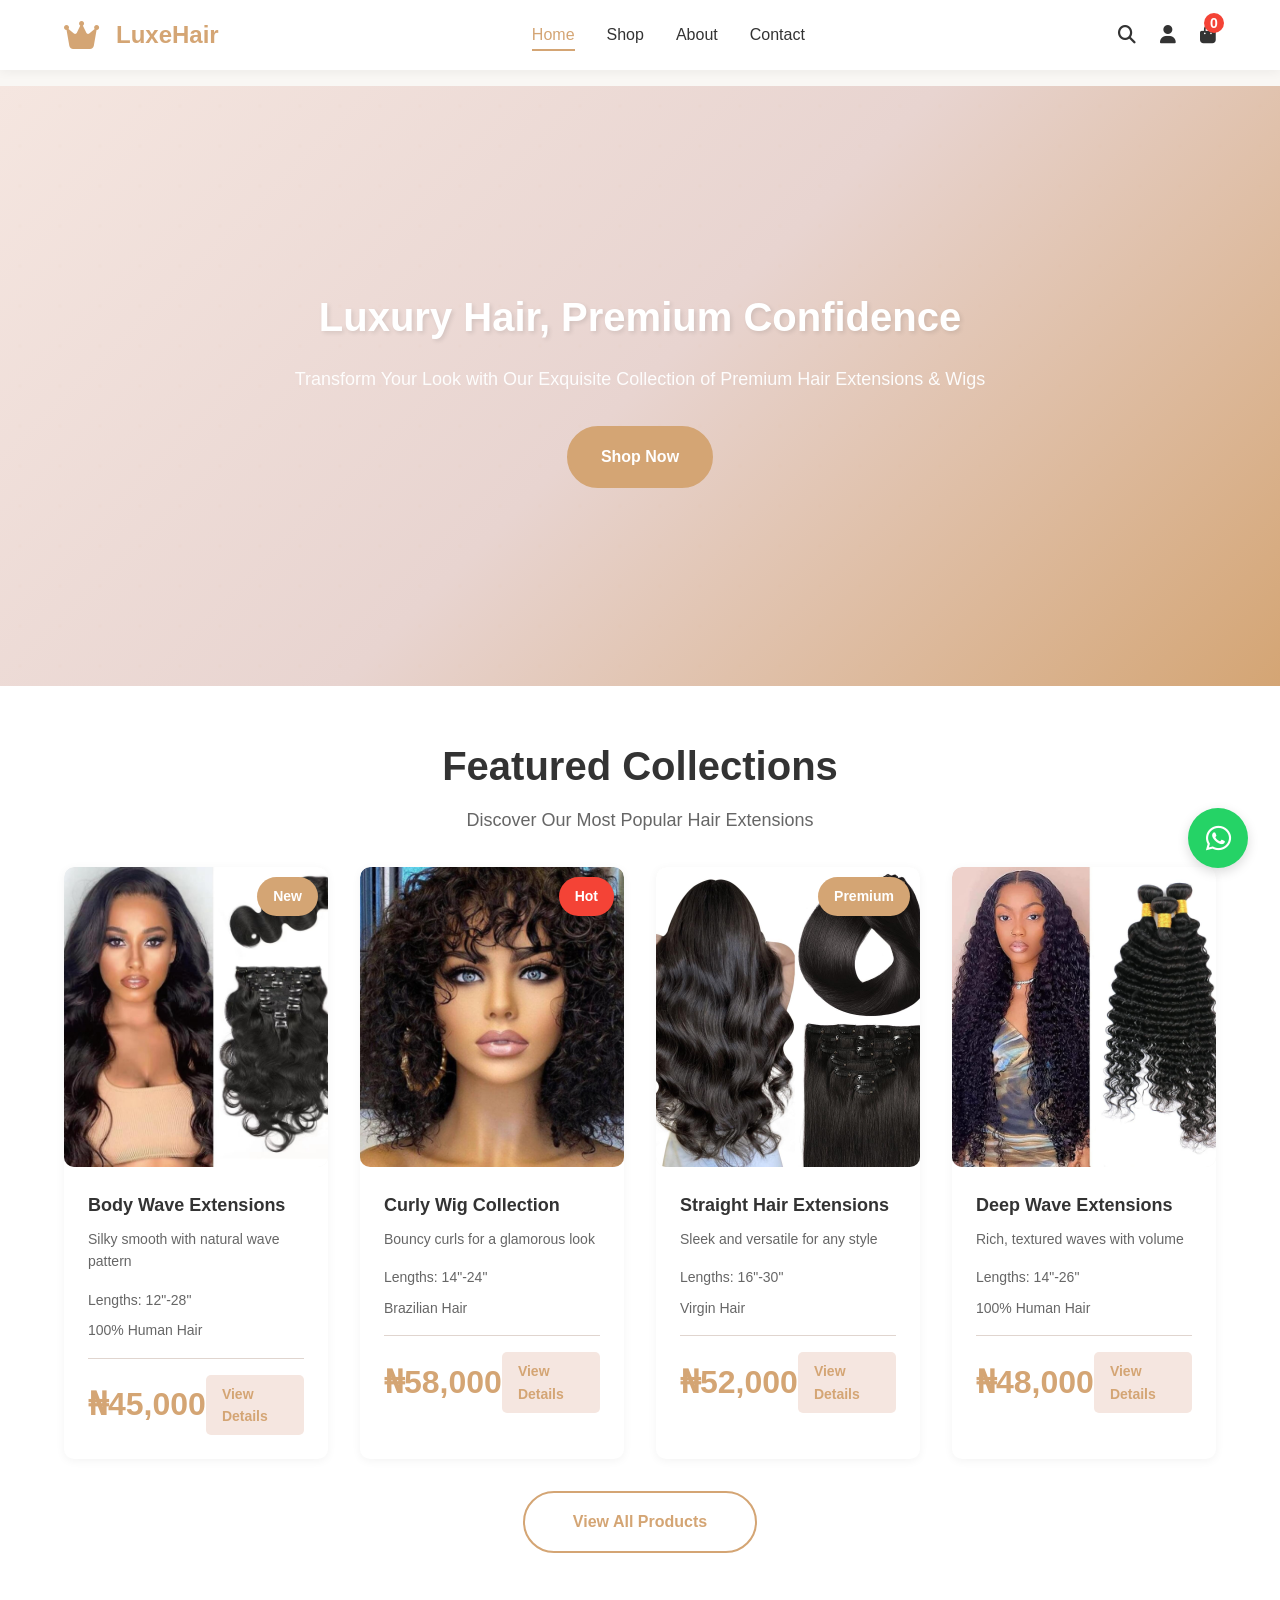
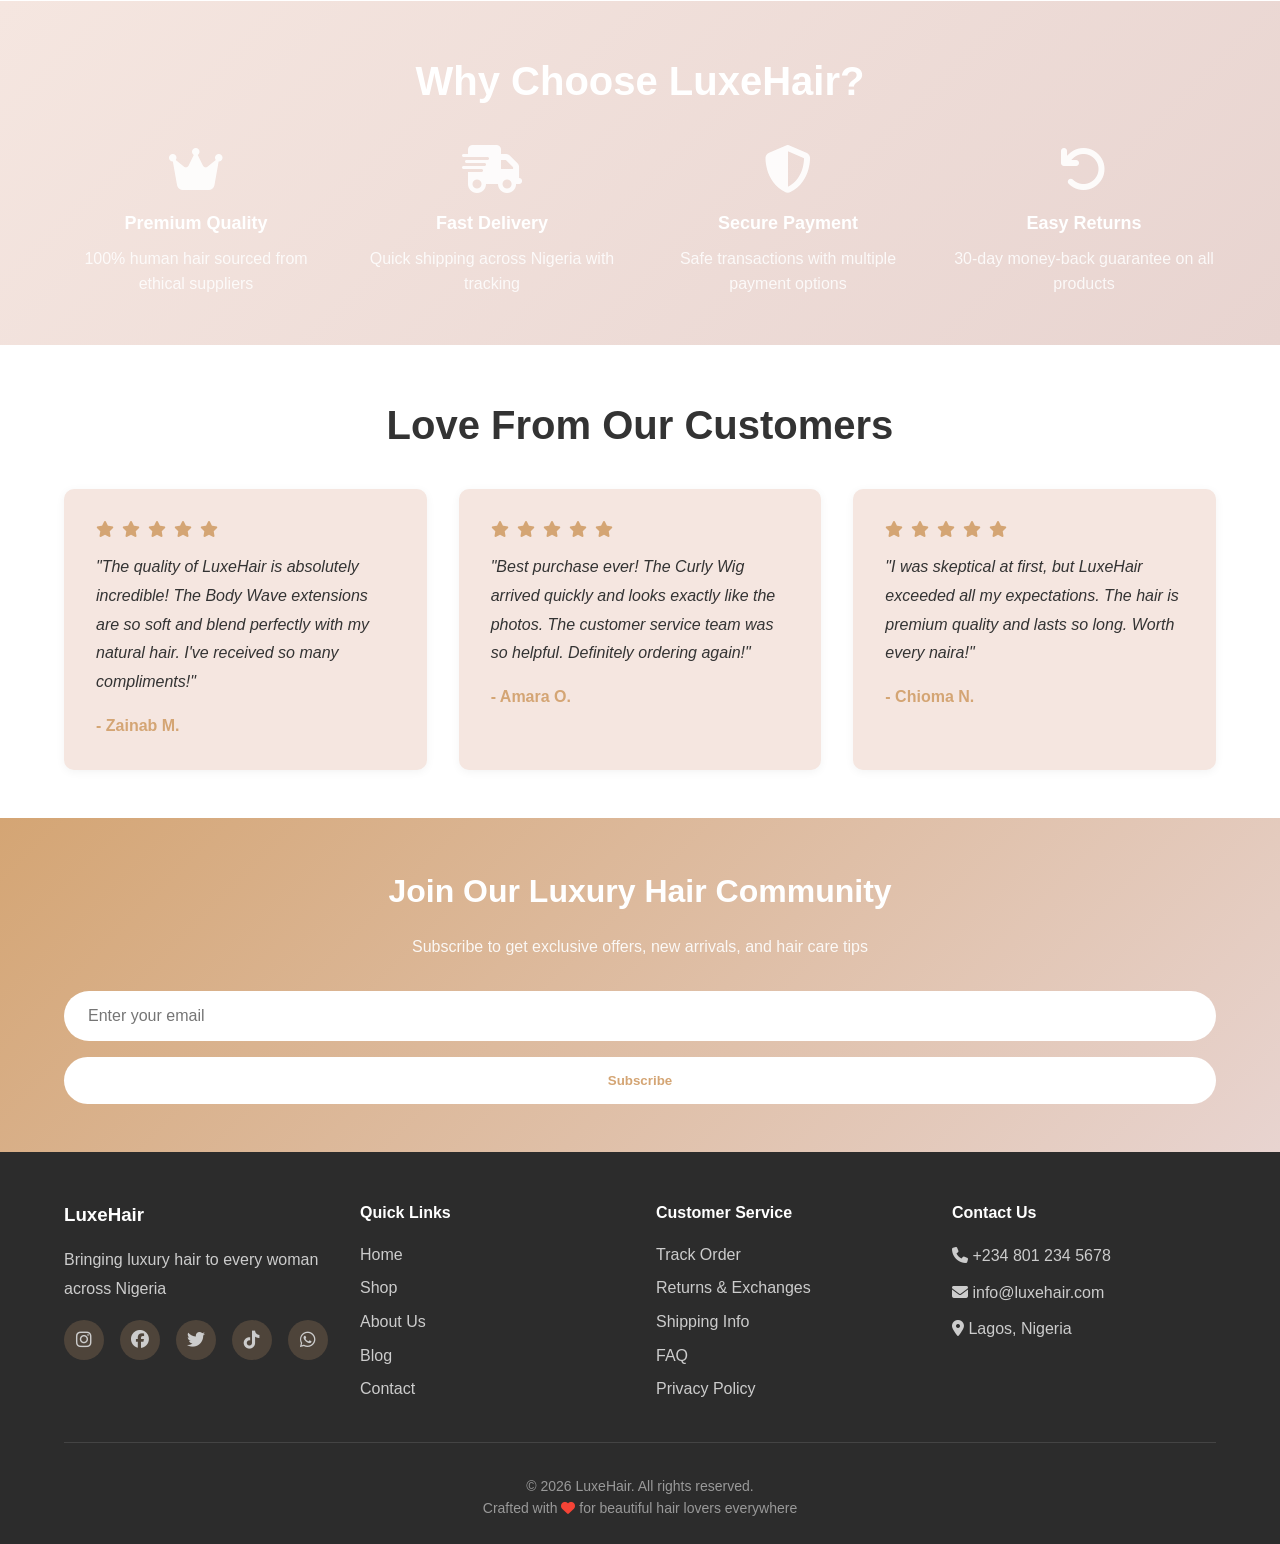
<file: index.html>
<!DOCTYPE html>
<html lang="en">
<head>
    <meta charset="UTF-8">
    <meta name="viewport" content="width=device-width, initial-scale=1.0">
    <title>LuxeHair - Luxury Hair, Premium Confidence</title>
    <link rel="stylesheet" href="css/style.css">
    <link rel="stylesheet" href="https://cdnjs.cloudflare.com/ajax/libs/font-awesome/6.4.0/css/all.min.css">
</head>
<body>
    <!-- Navigation Bar -->
    <nav class="navbar">
        <div class="nav-container">
            <div class="logo">
                <i class="fas fa-crown"></i>
                <span>LuxeHair</span>
            </div>
            <ul class="nav-menu">
                <li><a href="index.html" class="nav-link active">Home</a></li>
                <li><a href="shop.html" class="nav-link">Shop</a></li>
                <li><a href="#about" class="nav-link">About</a></li>
                <li><a href="#contact" class="nav-link">Contact</a></li>
            </ul>
            <div class="nav-icons">
                <a href="shop.html" class="icon-link" title="Search">
                    <i class="fas fa-search"></i>
                </a>
                <a href="register.html" class="icon-link" title="Account">
                    <i class="fas fa-user"></i>
                </a>
                <a href="cart.html" class="icon-link cart-icon" title="Shopping Cart">
                    <i class="fas fa-shopping-bag"></i>
                    <span class="cart-count">0</span>
                </a>
                <div class="hamburger" id="hamburger">
                    <span></span>
                    <span></span>
                    <span></span>
                </div>
            </div>
        </div>
    </nav>

    <!-- Mobile Menu -->
    <div class="mobile-menu" id="mobileMenu">
        <ul>
            <li><a href="index.html">Home</a></li>
            <li><a href="shop.html">Shop</a></li>
            <li><a href="#about">About</a></li>
            <li><a href="#contact">Contact</a></li>
            <li><a href="register.html">Account</a></li>
            <li><a href="cart.html">Cart</a></li>
        </ul>
    </div>

    <!-- Hero Banner -->
    <section class="hero">
        <div class="hero-content">
            <h1>Luxury Hair, Premium Confidence</h1>
            <p>Transform Your Look with Our Exquisite Collection of Premium Hair Extensions & Wigs</p>
            <a href="shop.html" class="cta-button">Shop Now</a>
        </div>
        <div class="hero-background">
            <div class="gradient-overlay"></div>
        </div>
    </section>

    <!-- Featured Products Section -->
    <section class="featured-section">
        <div class="container">
            <h2>Featured Collections</h2>
            <p class="section-subtitle">Discover Our Most Popular Hair Extensions</p>
            
            <div class="products-grid">
                <div class="product-card">
                    <div class="product-image">
                        <img src="img/Body Wave Extensions.jpg" alt="Body Wave Extensions" loading="lazy">
                        <span class="badge">New</span>
                    </div>
                    <div class="product-info">
                        <h3>Body Wave Extensions</h3>
                        <p>Silky smooth with natural wave pattern</p>
                        <div class="product-specs">
                            <span>Lengths: 12"-28"</span>
                            <span>100% Human Hair</span>
                        </div>
                        <div class="product-footer">
                            <span class="price">₦45,000</span>
                            <a href="product-detail.html?id=1" class="view-btn">View Details</a>
                        </div>
                    </div>
                </div>

                <div class="product-card">
                    <div class="product-image">
                        <img src="img/Curly Wig Collection.jpg" alt="Curly Wig Collection" loading="lazy">
                        <span class="badge hot">Hot</span>
                    </div>
                    <div class="product-info">
                        <h3>Curly Wig Collection</h3>
                        <p>Bouncy curls for a glamorous look</p>
                        <div class="product-specs">
                            <span>Lengths: 14"-24"</span>
                            <span>Brazilian Hair</span>
                        </div>
                        <div class="product-footer">
                            <span class="price">₦58,000</span>
                            <a href="product-detail.html?id=2" class="view-btn">View Details</a>
                        </div>
                    </div>
                </div>

                <div class="product-card">
                    <div class="product-image">
                        <img src="img/Straight Hair Extensions.jpg" alt="Straight Hair Extensions" loading="lazy">
                        <span class="badge">Premium</span>
                    </div>
                    <div class="product-info">
                        <h3>Straight Hair Extensions</h3>
                        <p>Sleek and versatile for any style</p>
                        <div class="product-specs">
                            <span>Lengths: 16"-30"</span>
                            <span>Virgin Hair</span>
                        </div>
                        <div class="product-footer">
                            <span class="price">₦52,000</span>
                            <a href="product-detail.html?id=3" class="view-btn">View Details</a>
                        </div>
                    </div>
                </div>

                <div class="product-card">
                    <div class="product-image">
                        <img src="img/Deep Wave Extensions.jpg" alt="Deep Wave Extensions" loading="lazy">
                    </div>
                    <div class="product-info">
                        <h3>Deep Wave Extensions</h3>
                        <p>Rich, textured waves with volume</p>
                        <div class="product-specs">
                            <span>Lengths: 14"-26"</span>
                            <span>100% Human Hair</span>
                        </div>
                        <div class="product-footer">
                            <span class="price">₦48,000</span>
                            <a href="product-detail.html?id=4" class="view-btn">View Details</a>
                        </div>
                    </div>
                </div>
            </div>

            <div class="view-all">
                <a href="shop.html" class="view-all-btn">View All Products</a>
            </div>
        </div>
    </section>

    <!-- Why Choose Us Section -->
    <section class="why-choose-us">
        <div class="container">
            <h2>Why Choose LuxeHair?</h2>
            <div class="features-grid">
                <div class="feature">
                    <i class="fas fa-crown"></i>
                    <h3>Premium Quality</h3>
                    <p>100% human hair sourced from ethical suppliers</p>
                </div>
                <div class="feature">
                    <i class="fas fa-shipping-fast"></i>
                    <h3>Fast Delivery</h3>
                    <p>Quick shipping across Nigeria with tracking</p>
                </div>
                <div class="feature">
                    <i class="fas fa-shield-alt"></i>
                    <h3>Secure Payment</h3>
                    <p>Safe transactions with multiple payment options</p>
                </div>
                <div class="feature">
                    <i class="fas fa-undo"></i>
                    <h3>Easy Returns</h3>
                    <p>30-day money-back guarantee on all products</p>
                </div>
            </div>
        </div>
    </section>

    <!-- Testimonials Section -->
    <section class="testimonials">
        <div class="container">
            <h2>Love From Our Customers</h2>
            <div class="testimonials-grid">
                <div class="testimonial-card">
                    <div class="stars">
                        <i class="fas fa-star"></i>
                        <i class="fas fa-star"></i>
                        <i class="fas fa-star"></i>
                        <i class="fas fa-star"></i>
                        <i class="fas fa-star"></i>
                    </div>
                    <p class="testimonial-text">"The quality of LuxeHair is absolutely incredible! The Body Wave extensions are so soft and blend perfectly with my natural hair. I've received so many compliments!"</p>
                    <p class="testimonial-author">- Zainab M.</p>
                </div>

                <div class="testimonial-card">
                    <div class="stars">
                        <i class="fas fa-star"></i>
                        <i class="fas fa-star"></i>
                        <i class="fas fa-star"></i>
                        <i class="fas fa-star"></i>
                        <i class="fas fa-star"></i>
                    </div>
                    <p class="testimonial-text">"Best purchase ever! The Curly Wig arrived quickly and looks exactly like the photos. The customer service team was so helpful. Definitely ordering again!"</p>
                    <p class="testimonial-author">- Amara O.</p>
                </div>

                <div class="testimonial-card">
                    <div class="stars">
                        <i class="fas fa-star"></i>
                        <i class="fas fa-star"></i>
                        <i class="fas fa-star"></i>
                        <i class="fas fa-star"></i>
                        <i class="fas fa-star"></i>
                    </div>
                    <p class="testimonial-text">"I was skeptical at first, but LuxeHair exceeded all my expectations. The hair is premium quality and lasts so long. Worth every naira!"</p>
                    <p class="testimonial-author">- Chioma N.</p>
                </div>
            </div>
        </div>
    </section>

    <!-- Newsletter Section -->
    <section class="newsletter">
        <div class="container">
            <h2>Join Our Luxury Hair Community</h2>
            <p>Subscribe to get exclusive offers, new arrivals, and hair care tips</p>
            <form class="newsletter-form" id="newsletterForm">
                <input type="email" placeholder="Enter your email" required>
                <button type="submit" class="newsletter-btn">Subscribe</button>
            </form>
        </div>
    </section>

    <!-- Footer -->
    <footer class="footer" id="contact">
        <div class="container">
            <div class="footer-content">
                <div class="footer-section">
                    <h3>LuxeHair</h3>
                    <p>Bringing luxury hair to every woman across Nigeria</p>
                    <div class="social-links">
                        <a href="https://instagram.com" target="_blank" title="Instagram"><i class="fab fa-instagram"></i></a>
                        <a href="https://facebook.com" target="_blank" title="Facebook"><i class="fab fa-facebook"></i></a>
                        <a href="https://twitter.com" target="_blank" title="Twitter"><i class="fab fa-twitter"></i></a>
                        <a href="https://tiktok.com" target="_blank" title="TikTok"><i class="fab fa-tiktok"></i></a>
                        <a href="https://wa.me/2348012345678" target="_blank" title="WhatsApp"><i class="fab fa-whatsapp"></i></a>
                    </div>
                </div>

                <div class="footer-section">
                    <h4>Quick Links</h4>
                    <ul>
                        <li><a href="index.html">Home</a></li>
                        <li><a href="shop.html">Shop</a></li>
                        <li><a href="#">About Us</a></li>
                        <li><a href="#">Blog</a></li>
                        <li><a href="#">Contact</a></li>
                    </ul>
                </div>

                <div class="footer-section">
                    <h4>Customer Service</h4>
                    <ul>
                        <li><a href="#">Track Order</a></li>
                        <li><a href="#">Returns & Exchanges</a></li>
                        <li><a href="#">Shipping Info</a></li>
                        <li><a href="#">FAQ</a></li>
                        <li><a href="#">Privacy Policy</a></li>
                    </ul>
                </div>

                <div class="footer-section">
                    <h4>Contact Us</h4>
                    <p><i class="fas fa-phone"></i> +234 801 234 5678</p>
                    <p><i class="fas fa-envelope"></i> info@luxehair.com</p>
                    <p><i class="fas fa-map-marker-alt"></i> Lagos, Nigeria</p>
                </div>
            </div>

            <div class="footer-bottom">
                <p>&copy; 2026 LuxeHair. All rights reserved.</p>
                <p>Crafted with <i class="fas fa-heart"></i> for beautiful hair lovers everywhere</p>
            </div>
        </div>
    </footer>

    <!-- WhatsApp Chat Button -->
    <a href="https://wa.me/2348012345678?text=Hello%20LuxeHair!%20I%20need%20help" class="whatsapp-button" target="_blank" title="Chat on WhatsApp">
        <i class="fab fa-whatsapp"></i>
    </a>

    <!-- Scripts -->
    <script src="js/main.js"></script>
</body>
</html>
</file>
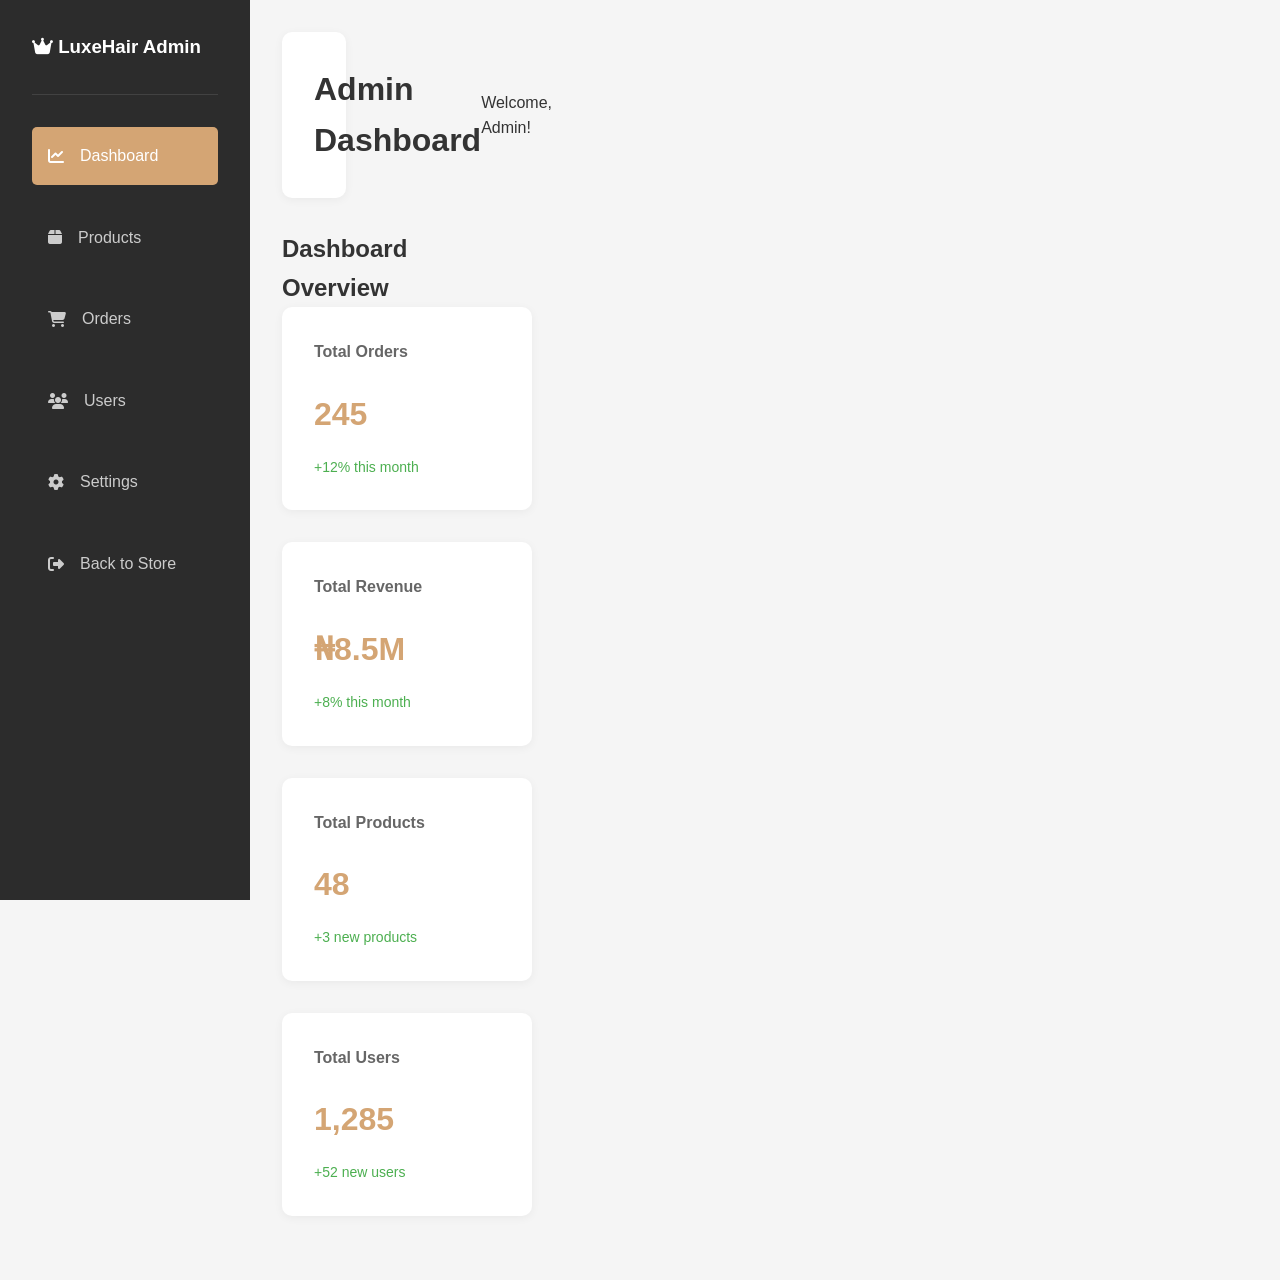
<file: admin.html>
<!DOCTYPE html>
<html lang="en">
<head>
    <meta charset="UTF-8">
    <meta name="viewport" content="width=device-width, initial-scale=1.0">
    <title>Admin Panel - LuxeHair</title>
    <link rel="stylesheet" href="css/style.css">
    <link rel="stylesheet" href="https://cdnjs.cloudflare.com/ajax/libs/font-awesome/6.4.0/css/all.min.css">
    <style>
        .admin-container {
            display: grid;
            grid-template-columns: 250px 1fr;
            min-height: 100vh;
            background-color: #f5f5f5;
        }
        
        .admin-sidebar {
            background-color: var(--dark-color);
            color: white;
            padding: var(--spacing-lg);
            position: fixed;
            height: 100vh;
            overflow-y: auto;
            width: 250px;
        }
        
        .admin-sidebar h3 {
            margin-bottom: var(--spacing-lg);
            padding-bottom: var(--spacing-lg);
            border-bottom: 1px solid rgba(255,255,255,0.1);
        }
        
        .admin-sidebar ul {
            list-style: none;
        }
        
        .admin-sidebar li {
            margin-bottom: var(--spacing-md);
        }
        
        .admin-sidebar a {
            color: #ccc;
            text-decoration: none;
            display: flex;
            align-items: center;
            gap: var(--spacing-sm);
            padding: var(--spacing-sm);
            border-radius: 5px;
            transition: var(--transition);
        }
        
        .admin-sidebar a:hover,
        .admin-sidebar a.active {
            background-color: var(--primary-color);
            color: white;
        }
        
        .admin-main {
            margin-left: 250px;
            padding: var(--spacing-lg);
        }
        
        .admin-header {
            background-color: white;
            padding: var(--spacing-lg);
            border-radius: 10px;
            margin-bottom: var(--spacing-lg);
            display: flex;
            justify-content: space-between;
            align-items: center;
            box-shadow: 0 2px 10px rgba(0,0,0,0.05);
        }
        
        .dashboard-grid {
            display: grid;
            grid-template-columns: repeat(auto-fit, minmax(250px, 1fr));
            gap: var(--spacing-lg);
            margin-bottom: var(--spacing-lg);
        }
        
        .stat-card {
            background-color: white;
            padding: var(--spacing-lg);
            border-radius: 10px;
            box-shadow: 0 2px 10px rgba(0,0,0,0.05);
        }
        
        .stat-card h4 {
            color: var(--text-light);
            margin-bottom: var(--spacing-md);
        }
        
        .stat-value {
            font-size: 2rem;
            font-weight: 700;
            color: var(--primary-color);
        }
        
        .stat-change {
            color: var(--success-color);
            font-size: var(--font-size-sm);
            margin-top: var(--spacing-sm);
        }
        
        .table-container {
            background-color: white;
            border-radius: 10px;
            overflow: hidden;
            box-shadow: 0 2px 10px rgba(0,0,0,0.05);
        }
        
        .table-header {
            padding: var(--spacing-lg);
            border-bottom: 1px solid var(--border-color);
            display: flex;
            justify-content: space-between;
            align-items: center;
        }
        
        table {
            width: 100%;
            border-collapse: collapse;
        }
        
        table th {
            background-color: var(--accent-color);
            padding: var(--spacing-md);
            text-align: left;
            font-weight: 600;
            color: var(--text-dark);
        }
        
        table td {
            padding: var(--spacing-md);
            border-bottom: 1px solid var(--border-color);
        }
        
        table tr:hover {
            background-color: #f9f7f4;
        }
        
        .btn-group {
            display: flex;
            gap: var(--spacing-sm);
        }
        
        .btn-sm {
            padding: var(--spacing-xs) var(--spacing-sm);
            border: none;
            border-radius: 5px;
            cursor: pointer;
            font-size: var(--font-size-sm);
            transition: var(--transition);
        }
        
        .btn-edit {
            background-color: var(--primary-color);
            color: white;
        }
        
        .btn-delete {
            background-color: var(--error-color);
            color: white;
        }
        
        .modal {
            display: none;
            position: fixed;
            top: 0;
            left: 0;
            right: 0;
            bottom: 0;
            background-color: rgba(0,0,0,0.5);
            z-index: 2000;
            align-items: center;
            justify-content: center;
        }
        
        .modal.active {
            display: flex;
        }
        
        .modal-content {
            background-color: white;
            padding: var(--spacing-lg);
            border-radius: 10px;
            width: 90%;
            max-width: 500px;
            max-height: 90vh;
            overflow-y: auto;
        }
        
        .modal-header {
            display: flex;
            justify-content: space-between;
            align-items: center;
            margin-bottom: var(--spacing-lg);
            padding-bottom: var(--spacing-md);
            border-bottom: 1px solid var(--border-color);
        }
        
        .close-btn {
            background: none;
            border: none;
            font-size: var(--font-size-lg);
            cursor: pointer;
            color: var(--text-light);
        }
        
        @media (max-width: 768px) {
            .admin-container {
                grid-template-columns: 1fr;
            }
            
            .admin-sidebar {
                position: relative;
                width: 100%;
                height: auto;
                padding: var(--spacing-md);
            }
            
            .admin-main {
                margin-left: 0;
                padding: var(--spacing-md);
            }
            
            .dashboard-grid {
                grid-template-columns: 1fr;
            }
        }
    </style>
</head>
<body>
    <div class="admin-container">
        <!-- Sidebar -->
        <aside class="admin-sidebar">
            <h3><i class="fas fa-crown"></i> LuxeHair Admin</h3>
            <ul>
                <li><a href="#dashboard" class="nav-item active" onclick="showSection('dashboard')"><i class="fas fa-chart-line"></i> Dashboard</a></li>
                <li><a href="#products" class="nav-item" onclick="showSection('products')"><i class="fas fa-box"></i> Products</a></li>
                <li><a href="#orders" class="nav-item" onclick="showSection('orders')"><i class="fas fa-shopping-cart"></i> Orders</a></li>
                <li><a href="#users" class="nav-item" onclick="showSection('users')"><i class="fas fa-users"></i> Users</a></li>
                <li><a href="#settings" class="nav-item" onclick="showSection('settings')"><i class="fas fa-cog"></i> Settings</a></li>
                <li><a href="index.html"><i class="fas fa-sign-out-alt"></i> Back to Store</a></li>
            </ul>
        </aside>
        
        <!-- Main Content -->
        <main class="admin-main">
            <!-- Header -->
            <div class="admin-header">
                <h1>Admin Dashboard</h1>
                <div>
                    <span>Welcome, Admin!</span>
                </div>
            </div>
            
            <!-- Dashboard Section -->
            <section id="dashboard" class="admin-section">
                <h2>Dashboard Overview</h2>
                <div class="dashboard-grid">
                    <div class="stat-card">
                        <h4>Total Orders</h4>
                        <div class="stat-value">245</div>
                        <div class="stat-change">+12% this month</div>
                    </div>
                    <div class="stat-card">
                        <h4>Total Revenue</h4>
                        <div class="stat-value">₦8.5M</div>
                        <div class="stat-change">+8% this month</div>
                    </div>
                    <div class="stat-card">
                        <h4>Total Products</h4>
                        <div class="stat-value">48</div>
                        <div class="stat-change">+3 new products</div>
                    </div>
                    <div class="stat-card">
                        <h4>Total Users</h4>
                        <div class="stat-value">1,285</div>
                        <div class="stat-change">+52 new users</div>
                    </div>
                </div>
            </section>
            
            <!-- Products Section -->
            <section id="products" class="admin-section" style="display:none;">
                <div class="table-header">
                    <h2>Manage Products</h2>
                    <button class="cta-button" onclick="openAddProductModal()">+ Add Product</button>
                </div>
                <div class="table-container">
                    <table>
                        <thead>
                            <tr>
                                <th>Product Name</th>
                                <th>Category</th>
                                <th>Price</th>
                                <th>Stock</th>
                                <th>Actions</th>
                            </tr>
                        </thead>
                        <tbody id="productsTable">
                            <!-- Products will be loaded here -->
                        </tbody>
                    </table>
                </div>
            </section>
            
            <!-- Orders Section -->
            <section id="orders" class="admin-section" style="display:none;">
                <div class="table-header">
                    <h2>Manage Orders</h2>
                </div>
                <div class="table-container">
                    <table>
                        <thead>
                            <tr>
                                <th>Order ID</th>
                                <th>Customer</th>
                                <th>Amount</th>
                                <th>Status</th>
                                <th>Date</th>
                                <th>Actions</th>
                            </tr>
                        </thead>
                        <tbody id="ordersTable">
                            <!-- Orders will be loaded here -->
                        </tbody>
                    </table>
                </div>
            </section>
            
            <!-- Users Section -->
            <section id="users" class="admin-section" style="display:none;">
                <div class="table-header">
                    <h2>Manage Users</h2>
                </div>
                <div class="table-container">
                    <table>
                        <thead>
                            <tr>
                                <th>Name</th>
                                <th>Email</th>
                                <th>Phone</th>
                                <th>Joined</th>
                                <th>Actions</th>
                            </tr>
                        </thead>
                        <tbody id="usersTable">
                            <!-- Users will be loaded here -->
                        </tbody>
                    </table>
                </div>
            </section>
            
            <!-- Settings Section -->
            <section id="settings" class="admin-section" style="display:none;">
                <h2>Settings</h2>
                <div class="table-container" style="padding: var(--spacing-lg);">
                    <h3>Store Settings</h3>
                    <div class="form-group" style="margin: var(--spacing-lg) 0;">
                        <label>Store Name</label>
                        <input type="text" value="LuxeHair" class="form-input">
                    </div>
                    <div class="form-group" style="margin: var(--spacing-lg) 0;">
                        <label>Email</label>
                        <input type="email" value="info@luxehair.com" class="form-input">
                    </div>
                    <div class="form-group" style="margin: var(--spacing-lg) 0;">
                        <label>Phone</label>
                        <input type="tel" value="+234 801 234 5678" class="form-input">
                    </div>
                    <button class="cta-button" onclick="saveSettings()">Save Settings</button>
                </div>
            </section>
        </main>
    </div>
    
    <!-- Add Product Modal -->
    <div class="modal" id="addProductModal">
        <div class="modal-content">
            <div class="modal-header">
                <h2>Add New Product</h2>
                <button class="close-btn" onclick="closeModal('addProductModal')">×</button>
            </div>
            <form id="addProductForm">
                <div class="form-group" style="margin-bottom: var(--spacing-lg);">
                    <label>Product Name</label>
                    <input type="text" required>
                </div>
                <div class="form-group" style="margin-bottom: var(--spacing-lg);">
                    <label>Category</label>
                    <select required>
                        <option>Extensions</option>
                        <option>Wig</option>
                        <option>Closure</option>
                    </select>
                </div>
                <div class="form-group" style="margin-bottom: var(--spacing-lg);">
                    <label>Price</label>
                    <input type="number" required>
                </div>
                <div class="form-group" style="margin-bottom: var(--spacing-lg);">
                    <label>Stock Quantity</label>
                    <input type="number" required>
                </div>
                <button type="submit" class="cta-button" style="width: 100%;">Add Product</button>
            </form>
        </div>
    </div>
    
    <script>
        function showSection(sectionId) {
            document.querySelectorAll('.admin-section').forEach(section => {
                section.style.display = 'none';
            });
            document.getElementById(sectionId).style.display = 'block';
            
            document.querySelectorAll('.nav-item').forEach(item => {
                item.classList.remove('active');
            });
            event.target.classList.add('active');
            
            // Load data for the section
            if (sectionId === 'products') loadProducts();
            if (sectionId === 'orders') loadOrders();
            if (sectionId === 'users') loadUsers();
        }
        
        function loadProducts() {
            const table = document.getElementById('productsTable');
            table.innerHTML = products.map(p => `
                <tr>
                    <td>${p.name}</td>
                    <td>${p.category}</td>
                    <td>₦${p.price.toLocaleString()}</td>
                    <td>50</td>
                    <td>
                        <div class="btn-group">
                            <button class="btn-sm btn-edit">Edit</button>
                            <button class="btn-sm btn-delete">Delete</button>
                        </div>
                    </td>
                </tr>
            `).join('');
        }
        
        function loadOrders() {
            const table = document.getElementById('ordersTable');
            const orders = [
                { id: 'ORD001', customer: 'Zainab M.', amount: '₦95,000', status: 'Delivered', date: '2024-02-15' },
                { id: 'ORD002', customer: 'Amara O.', amount: '₦120,500', status: 'Processing', date: '2024-02-18' },
                { id: 'ORD003', customer: 'Chioma N.', amount: '₦65,000', status: 'Shipped', date: '2024-02-19' }
            ];
            
            table.innerHTML = orders.map(o => `
                <tr>
                    <td>${o.id}</td>
                    <td>${o.customer}</td>
                    <td>${o.amount}</td>
                    <td><span style="color: var(--primary-color); font-weight: 600;">${o.status}</span></td>
                    <td>${o.date}</td>
                    <td>
                        <div class="btn-group">
                            <button class="btn-sm btn-edit">View</button>
                        </div>
                    </td>
                </tr>
            `).join('');
        }
        
        function loadUsers() {
            const table = document.getElementById('usersTable');
            const users = [
                { name: 'Zainab M.', email: 'zainab@email.com', phone: '+234 901 234 5678', joined: '2024-01-15' },
                { name: 'Amara O.', email: 'amara@email.com', phone: '+234 902 345 6789', joined: '2024-01-20' },
                { name: 'Chioma N.', email: 'chioma@email.com', phone: '+234 903 456 7890', joined: '2024-02-01' }
            ];
            
            table.innerHTML = users.map(u => `
                <tr>
                    <td>${u.name}</td>
                    <td>${u.email}</td>
                    <td>${u.phone}</td>
                    <td>${u.joined}</td>
                    <td>
                        <div class="btn-group">
                            <button class="btn-sm btn-delete">Block</button>
                        </div>
                    </td>
                </tr>
            `).join('');
        }
        
        function openAddProductModal() {
            document.getElementById('addProductModal').classList.add('active');
        }
        
        function closeModal(modalId) {
            document.getElementById(modalId).classList.remove('active');
        }
        
        function saveSettings() {
            alert('Settings saved successfully!');
        }
    </script>
</body>
</html>
</file>
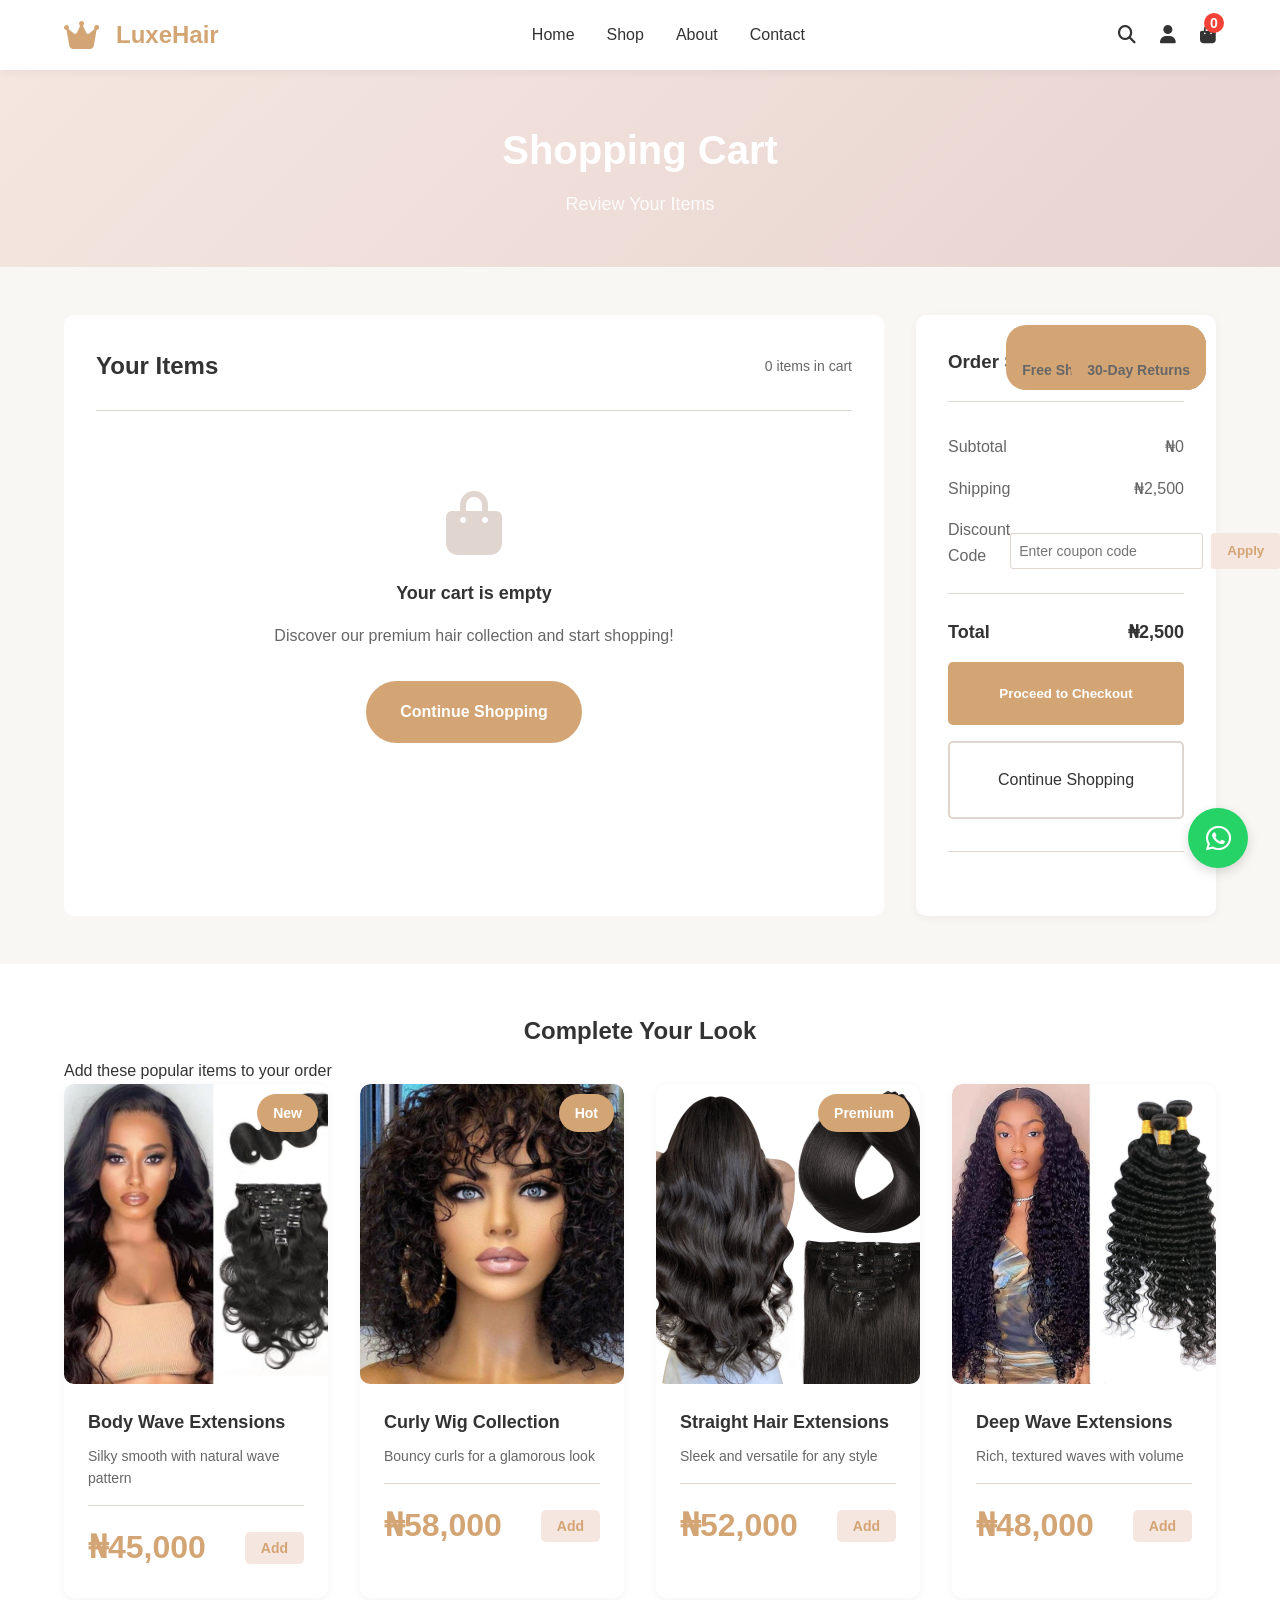
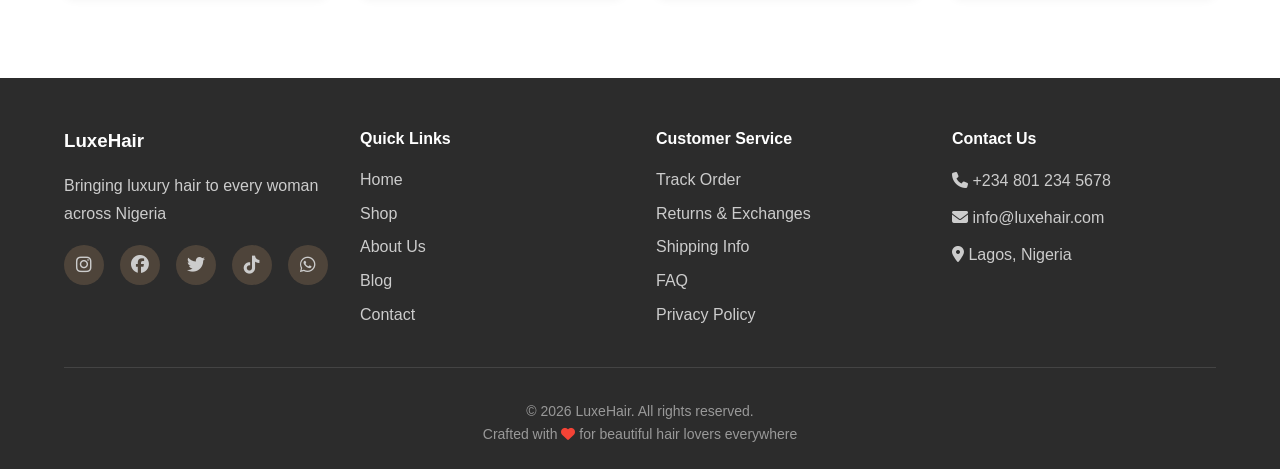
<file: cart.html>
<!DOCTYPE html>
<html lang="en">
<head>
    <meta charset="UTF-8">
    <meta name="viewport" content="width=device-width, initial-scale=1.0">
    <title>Shopping Cart - LuxeHair</title>
    <link rel="stylesheet" href="css/style.css">
    <link rel="stylesheet" href="https://cdnjs.cloudflare.com/ajax/libs/font-awesome/6.4.0/css/all.min.css">
</head>
<body>
    <!-- Navigation Bar -->
    <nav class="navbar">
        <div class="nav-container">
            <div class="logo">
                <i class="fas fa-crown"></i>
                <span>LuxeHair</span>
            </div>
            <ul class="nav-menu">
                <li><a href="index.html" class="nav-link">Home</a></li>
                <li><a href="shop.html" class="nav-link">Shop</a></li>
                <li><a href="index.html#about" class="nav-link">About</a></li>
                <li><a href="index.html#contact" class="nav-link">Contact</a></li>
            </ul>
            <div class="nav-icons">
                <a href="shop.html" class="icon-link" title="Search">
                    <i class="fas fa-search"></i>
                </a>
                <a href="register.html" class="icon-link" title="Account">
                    <i class="fas fa-user"></i>
                </a>
                <a href="cart.html" class="icon-link cart-icon active" title="Shopping Cart">
                    <i class="fas fa-shopping-bag"></i>
                    <span class="cart-count">0</span>
                </a>
                <div class="hamburger" id="hamburger">
                    <span></span>
                    <span></span>
                    <span></span>
                </div>
            </div>
        </div>
    </nav>

    <!-- Mobile Menu -->
    <div class="mobile-menu" id="mobileMenu">
        <ul>
            <li><a href="index.html">Home</a></li>
            <li><a href="shop.html">Shop</a></li>
            <li><a href="index.html#about">About</a></li>
            <li><a href="index.html#contact">Contact</a></li>
            <li><a href="register.html">Account</a></li>
            <li><a href="cart.html">Cart</a></li>
        </ul>
    </div>

    <!-- Page Header -->
    <section class="page-header">
        <h1>Shopping Cart</h1>
        <p>Review Your Items</p>
    </section>

    <!-- Cart Content -->
    <section class="cart-section">
        <div class="container">
            <div class="cart-wrapper">
                <!-- Cart Items -->
                <div class="cart-items">
                    <div class="cart-header">
                        <h2>Your Items</h2>
                        <p class="item-count"><span id="itemCount">0</span> items in cart</p>
                    </div>

                    <div class="items-list" id="cartItemsList">
                        <!-- Cart items will be loaded here -->
                    </div>

                    <!-- Empty Cart Message -->
                    <div class="empty-cart" id="emptyCart" style="display: none;">
                        <i class="fas fa-shopping-bag"></i>
                        <h3>Your cart is empty</h3>
                        <p>Discover our premium hair collection and start shopping!</p>
                        <a href="shop.html" class="cta-button">Continue Shopping</a>
                    </div>
                </div>

                <!-- Order Summary -->
                <aside class="order-summary">
                    <h3>Order Summary</h3>
                    
                    <div class="summary-item">
                        <span>Subtotal</span>
                        <span id="subtotal">₦0</span>
                    </div>

                    <div class="summary-item">
                        <span>Shipping</span>
                        <span id="shipping">₦0</span>
                    </div>

                    <div class="summary-item">
                        <label for="couponInput">Discount Code</label>
                        <div class="coupon-input">
                            <input type="text" id="couponInput" placeholder="Enter coupon code">
                            <button id="applyCoupon" class="apply-btn">Apply</button>
                        </div>
                    </div>

                    <div class="summary-item discount" id="discountItem" style="display: none;">
                        <span>Discount</span>
                        <span id="discountAmount">-₦0</span>
                    </div>

                    <div class="summary-divider"></div>

                    <div class="summary-item total">
                        <span>Total</span>
                        <span id="total">₦0</span>
                    </div>

                    <button class="checkout-btn" id="checkoutBtn" onclick="window.location.href='checkout.html'">Proceed to Checkout</button>
                    <a href="shop.html" class="continue-shopping-btn">Continue Shopping</a>

                    <!-- Trust Badges -->
                    <div class="cart-trust-badges">
                        <div class="badge">
                            <i class="fas fa-lock"></i>
                            <small>Secure Checkout</small>
                        </div>
                        <div class="badge">
                            <i class="fas fa-truck"></i>
                            <small>Free Shipping Over ₦50K</small>
                        </div>
                        <div class="badge">
                            <i class="fas fa-undo"></i>
                            <small>30-Day Returns</small>
                        </div>
                    </div>
                </aside>
            </div>
        </div>
    </section>

    <!-- Recommendations Section -->
    <section class="recommendations">
        <div class="container">
            <h2>Complete Your Look</h2>
            <p>Add these popular items to your order</p>
            <div class="products-grid" id="recommendedProducts">
                <!-- Recommended products will be loaded here -->
            </div>
        </div>
    </section>

    <!-- Footer -->
    <footer class="footer">
        <div class="container">
            <div class="footer-content">
                <div class="footer-section">
                    <h3>LuxeHair</h3>
                    <p>Bringing luxury hair to every woman across Nigeria</p>
                    <div class="social-links">
                        <a href="https://instagram.com" target="_blank" title="Instagram"><i class="fab fa-instagram"></i></a>
                        <a href="https://facebook.com" target="_blank" title="Facebook"><i class="fab fa-facebook"></i></a>
                        <a href="https://twitter.com" target="_blank" title="Twitter"><i class="fab fa-twitter"></i></a>
                        <a href="https://tiktok.com" target="_blank" title="TikTok"><i class="fab fa-tiktok"></i></a>
                        <a href="https://wa.me/2348012345678" target="_blank" title="WhatsApp"><i class="fab fa-whatsapp"></i></a>
                    </div>
                </div>

                <div class="footer-section">
                    <h4>Quick Links</h4>
                    <ul>
                        <li><a href="index.html">Home</a></li>
                        <li><a href="shop.html">Shop</a></li>
                        <li><a href="#">About Us</a></li>
                        <li><a href="#">Blog</a></li>
                        <li><a href="#">Contact</a></li>
                    </ul>
                </div>

                <div class="footer-section">
                    <h4>Customer Service</h4>
                    <ul>
                        <li><a href="#">Track Order</a></li>
                        <li><a href="#">Returns & Exchanges</a></li>
                        <li><a href="#">Shipping Info</a></li>
                        <li><a href="#">FAQ</a></li>
                        <li><a href="#">Privacy Policy</a></li>
                    </ul>
                </div>

                <div class="footer-section">
                    <h4>Contact Us</h4>
                    <p><i class="fas fa-phone"></i> +234 801 234 5678</p>
                    <p><i class="fas fa-envelope"></i> info@luxehair.com</p>
                    <p><i class="fas fa-map-marker-alt"></i> Lagos, Nigeria</p>
                </div>
            </div>

            <div class="footer-bottom">
                <p>&copy; 2026 LuxeHair. All rights reserved.</p>
                <p>Crafted with <i class="fas fa-heart"></i> for beautiful hair lovers everywhere</p>
            </div>
        </div>
    </footer>

    <!-- WhatsApp Chat Button -->
    <a href="https://wa.me/2348012345678?text=Hello%20LuxeHair!%20I%20need%20help" class="whatsapp-button" target="_blank" title="Chat on WhatsApp">
        <i class="fab fa-whatsapp"></i>
    </a>

    <!-- Scripts -->
    <script src="js/products-data.js"></script>
    <script src="js/cart.js"></script>
    <script src="js/main.js"></script>
</body>
</html>
</file>
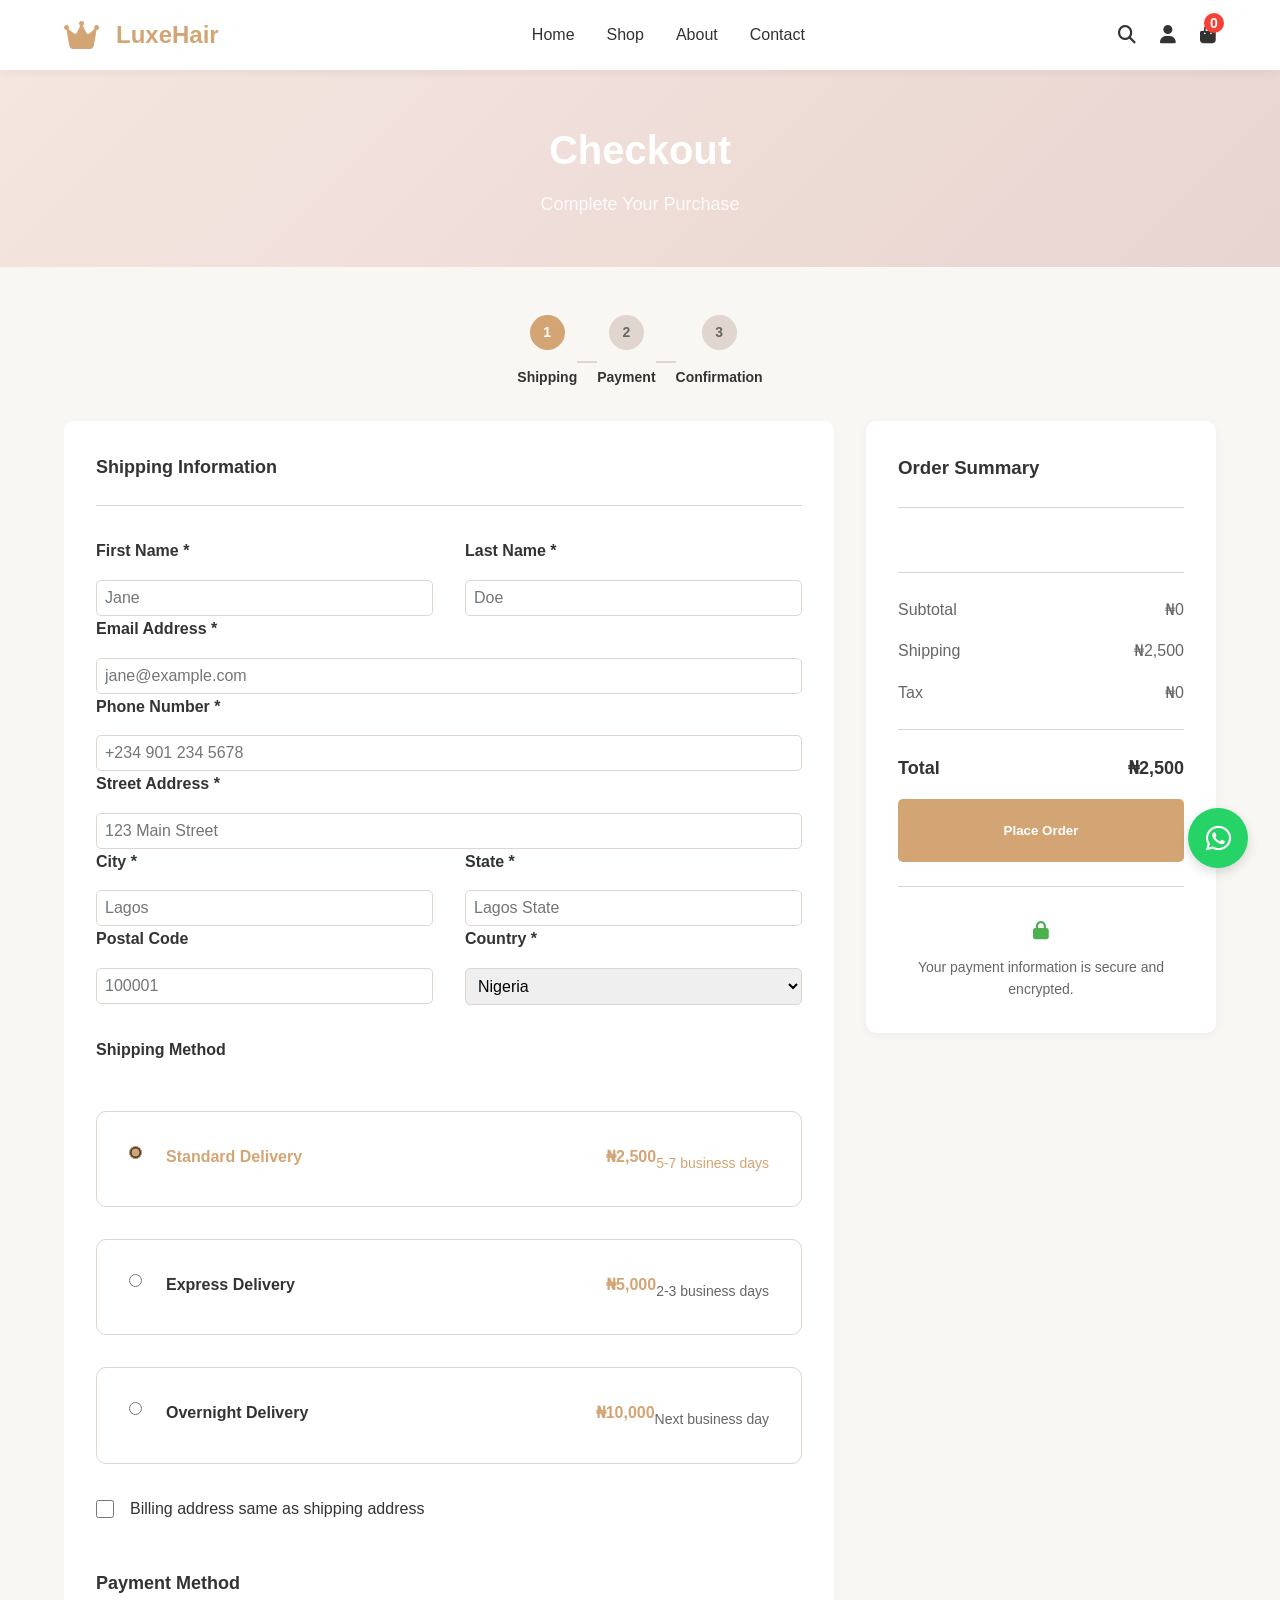
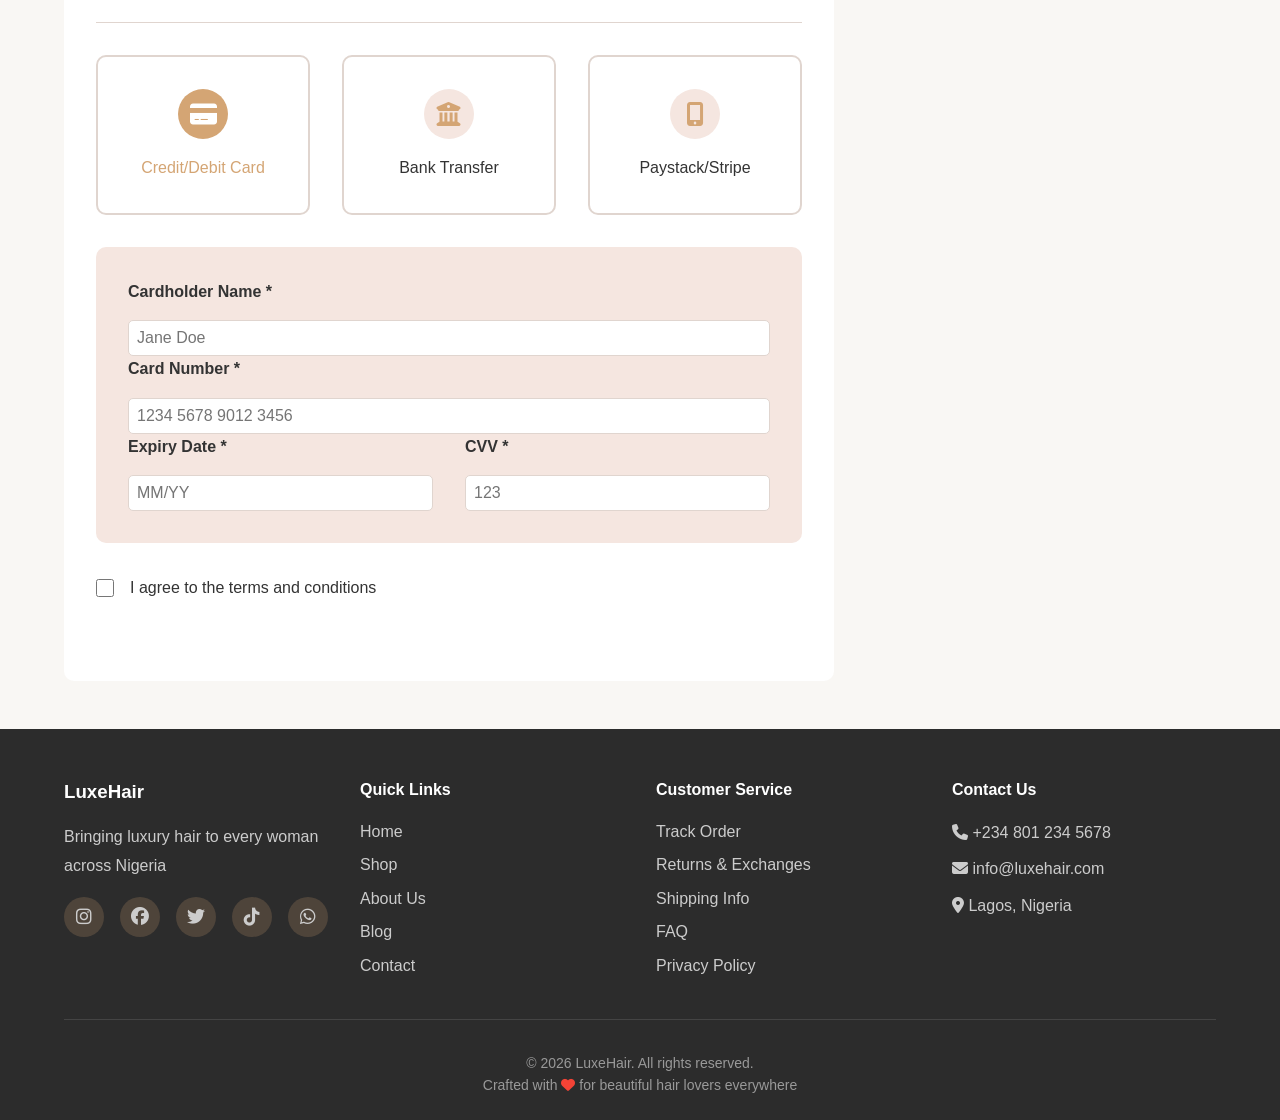
<file: checkout.html>
<!DOCTYPE html>
<html lang="en">
<head>
    <meta charset="UTF-8">
    <meta name="viewport" content="width=device-width, initial-scale=1.0">
    <title>Checkout - LuxeHair</title>
    <link rel="stylesheet" href="css/style.css">
    <link rel="stylesheet" href="https://cdnjs.cloudflare.com/ajax/libs/font-awesome/6.4.0/css/all.min.css">
</head>
<body>
    <!-- Navigation Bar -->
    <nav class="navbar">
        <div class="nav-container">
            <div class="logo">
                <i class="fas fa-crown"></i>
                <span>LuxeHair</span>
            </div>
            <ul class="nav-menu">
                <li><a href="index.html" class="nav-link">Home</a></li>
                <li><a href="shop.html" class="nav-link">Shop</a></li>
                <li><a href="index.html#about" class="nav-link">About</a></li>
                <li><a href="index.html#contact" class="nav-link">Contact</a></li>
            </ul>
            <div class="nav-icons">
                <a href="shop.html" class="icon-link" title="Search">
                    <i class="fas fa-search"></i>
                </a>
                <a href="register.html" class="icon-link" title="Account">
                    <i class="fas fa-user"></i>
                </a>
                <a href="cart.html" class="icon-link cart-icon" title="Shopping Cart">
                    <i class="fas fa-shopping-bag"></i>
                    <span class="cart-count">0</span>
                </a>
                <div class="hamburger" id="hamburger">
                    <span></span>
                    <span></span>
                    <span></span>
                </div>
            </div>
        </div>
    </nav>

    <!-- Mobile Menu -->
    <div class="mobile-menu" id="mobileMenu">
        <ul>
            <li><a href="index.html">Home</a></li>
            <li><a href="shop.html">Shop</a></li>
            <li><a href="index.html#about">About</a></li>
            <li><a href="index.html#contact">Contact</a></li>
            <li><a href="register.html">Account</a></li>
            <li><a href="cart.html">Cart</a></li>
        </ul>
    </div>

    <!-- Page Header -->
    <section class="page-header">
        <h1>Checkout</h1>
        <p>Complete Your Purchase</p>
    </section>

    <!-- Checkout Content -->
    <section class="checkout-section">
        <div class="container">
            <!-- Progress Steps -->
            <div class="checkout-steps">
                <div class="step active">
                    <span class="step-number">1</span>
                    <span class="step-label">Shipping</span>
                </div>
                <div class="step-line"></div>
                <div class="step">
                    <span class="step-number">2</span>
                    <span class="step-label">Payment</span>
                </div>
                <div class="step-line"></div>
                <div class="step">
                    <span class="step-number">3</span>
                    <span class="step-label">Confirmation</span>
                </div>
            </div>

            <div class="checkout-wrapper">
                <!-- Checkout Form -->
                <div class="checkout-form">
                    <!-- Shipping Information -->
                    <form class="checkout-form-section" id="shippingForm">
                        <h2>Shipping Information</h2>
                        
                        <div class="form-row">
                            <div class="form-group">
                                <label for="firstName">First Name *</label>
                                <input type="text" id="firstName" placeholder="Jane" required>
                            </div>
                            <div class="form-group">
                                <label for="lastName">Last Name *</label>
                                <input type="text" id="lastName" placeholder="Doe" required>
                            </div>
                        </div>

                        <div class="form-group">
                            <label for="email">Email Address *</label>
                            <input type="email" id="email" placeholder="jane@example.com" required>
                        </div>

                        <div class="form-group">
                            <label for="phone">Phone Number *</label>
                            <input type="tel" id="phone" placeholder="+234 901 234 5678" required>
                        </div>

                        <div class="form-group">
                            <label for="address">Street Address *</label>
                            <input type="text" id="address" placeholder="123 Main Street" required>
                        </div>

                        <div class="form-row">
                            <div class="form-group">
                                <label for="city">City *</label>
                                <input type="text" id="city" placeholder="Lagos" required>
                            </div>
                            <div class="form-group">
                                <label for="state">State *</label>
                                <input type="text" id="state" placeholder="Lagos State" required>
                            </div>
                        </div>

                        <div class="form-row">
                            <div class="form-group">
                                <label for="zip">Postal Code</label>
                                <input type="text" id="zip" placeholder="100001">
                            </div>
                            <div class="form-group">
                                <label for="country">Country *</label>
                                <select id="country" required>
                                    <option value="">Select Country</option>
                                    <option value="NG" selected>Nigeria</option>
                                    <option value="US">United States</option>
                                    <option value="UK">United Kingdom</option>
                                    <option value="CA">Canada</option>
                                </select>
                            </div>
                        </div>

                        <!-- Shipping Method -->
                        <div class="shipping-methods">
                            <h3>Shipping Method</h3>
                            <label class="shipping-option">
                                <input type="radio" name="shipping" value="standard" checked>
                                <span class="shipping-option-text">
                                    <span class="shipping-name">Standard Delivery</span>
                                    <span class="shipping-price">₦2,500</span>
                                </span>
                                <span class="shipping-description">5-7 business days</span>
                            </label>
                            <label class="shipping-option">
                                <input type="radio" name="shipping" value="express">
                                <span class="shipping-option-text">
                                    <span class="shipping-name">Express Delivery</span>
                                    <span class="shipping-price">₦5,000</span>
                                </span>
                                <span class="shipping-description">2-3 business days</span>
                            </label>
                            <label class="shipping-option">
                                <input type="radio" name="shipping" value="overnight">
                                <span class="shipping-option-text">
                                    <span class="shipping-name">Overnight Delivery</span>
                                    <span class="shipping-price">₦10,000</span>
                                </span>
                                <span class="shipping-description">Next business day</span>
                            </label>
                        </div>

                        <label class="checkbox-group">
                            <input type="checkbox" id="billingSame">
                            <span>Billing address same as shipping address</span>
                        </label>
                    </form>

                    <!-- Payment Information -->
                    <form class="checkout-form-section" id="paymentForm">
                        <h2>Payment Method</h2>
                        
                        <div class="payment-methods">
                            <label class="payment-option">
                                <input type="radio" name="paymentMethod" value="card" checked>
                                <span class="payment-icon"><i class="fas fa-credit-card"></i></span>
                                <span>Credit/Debit Card</span>
                            </label>
                            <label class="payment-option">
                                <input type="radio" name="paymentMethod" value="bank">
                                <span class="payment-icon"><i class="fas fa-university"></i></span>
                                <span>Bank Transfer</span>
                            </label>
                            <label class="payment-option">
                                <input type="radio" name="paymentMethod" value="paystack">
                                <span class="payment-icon"><i class="fas fa-mobile-alt"></i></span>
                                <span>Paystack/Stripe</span>
                            </label>
                        </div>

                        <!-- Card Payment -->
                        <div class="payment-details" id="cardPayment">
                            <div class="form-group">
                                <label for="cardName">Cardholder Name *</label>
                                <input type="text" id="cardName" placeholder="Jane Doe" required>
                            </div>

                            <div class="form-group">
                                <label for="cardNumber">Card Number *</label>
                                <input type="text" id="cardNumber" placeholder="1234 5678 9012 3456" maxlength="19" required>
                            </div>

                            <div class="form-row">
                                <div class="form-group">
                                    <label for="expiry">Expiry Date *</label>
                                    <input type="text" id="expiry" placeholder="MM/YY" maxlength="5" required>
                                </div>
                                <div class="form-group">
                                    <label for="cvv">CVV *</label>
                                    <input type="text" id="cvv" placeholder="123" maxlength="3" required>
                                </div>
                            </div>
                        </div>

                        <!-- Bank Transfer -->
                        <div class="payment-details" id="bankPayment" style="display: none;">
                            <div class="bank-info">
                                <h4>Bank Account Details</h4>
                                <p><strong>Bank Name:</strong> First Bank Nigeria</p>
                                <p><strong>Account Number:</strong> 1234567890</p>
                                <p><strong>Account Name:</strong> LuxeHair Stores</p>
                                <p><strong>Routing Number:</strong> 058110001</p>
                                <p class="note">Please use your order number as the payment reference.</p>
                            </div>
                        </div>

                        <!-- Paystack -->
                        <div class="payment-details" id="paystackPayment" style="display: none;">
                            <p>You will be redirected to Paystack to complete your payment securely.</p>
                        </div>

                        <label class="checkbox-group">
                            <input type="checkbox" id="agreeTerms" required>
                            <span>I agree to the terms and conditions</span>
                        </label>
                    </form>
                </div>

                <!-- Order Summary -->
                <aside class="checkout-summary">
                    <h3>Order Summary</h3>
                    
                    <div class="summary-items" id="checkoutItems">
                        <!-- Cart items will be loaded here -->
                    </div>

                    <div class="summary-divider"></div>

                    <div class="summary-row">
                        <span>Subtotal</span>
                        <span id="checkoutSubtotal">₦0</span>
                    </div>

                    <div class="summary-row">
                        <span>Shipping</span>
                        <span id="checkoutShipping">₦2,500</span>
                    </div>

                    <div class="summary-row">
                        <span>Tax</span>
                        <span id="checkoutTax">₦0</span>
                    </div>

                    <div class="summary-row discount" id="checkoutDiscount" style="display: none;">
                        <span>Discount</span>
                        <span id="checkoutDiscountAmount">-₦0</span>
                    </div>

                    <div class="summary-divider"></div>

                    <div class="summary-row total">
                        <span>Total</span>
                        <span id="checkoutTotal">₦0</span>
                    </div>

                    <button class="place-order-btn" id="placeOrderBtn">Place Order</button>

                    <div class="security-badges">
                        <i class="fas fa-lock"></i>
                        <p>Your payment information is secure and encrypted.</p>
                    </div>
                </aside>
            </div>
        </div>
    </section>

    <!-- Footer -->
    <footer class="footer">
        <div class="container">
            <div class="footer-content">
                <div class="footer-section">
                    <h3>LuxeHair</h3>
                    <p>Bringing luxury hair to every woman across Nigeria</p>
                    <div class="social-links">
                        <a href="https://instagram.com" target="_blank" title="Instagram"><i class="fab fa-instagram"></i></a>
                        <a href="https://facebook.com" target="_blank" title="Facebook"><i class="fab fa-facebook"></i></a>
                        <a href="https://twitter.com" target="_blank" title="Twitter"><i class="fab fa-twitter"></i></a>
                        <a href="https://tiktok.com" target="_blank" title="TikTok"><i class="fab fa-tiktok"></i></a>
                        <a href="https://wa.me/2348012345678" target="_blank" title="WhatsApp"><i class="fab fa-whatsapp"></i></a>
                    </div>
                </div>

                <div class="footer-section">
                    <h4>Quick Links</h4>
                    <ul>
                        <li><a href="index.html">Home</a></li>
                        <li><a href="shop.html">Shop</a></li>
                        <li><a href="#">About Us</a></li>
                        <li><a href="#">Blog</a></li>
                        <li><a href="#">Contact</a></li>
                    </ul>
                </div>

                <div class="footer-section">
                    <h4>Customer Service</h4>
                    <ul>
                        <li><a href="#">Track Order</a></li>
                        <li><a href="#">Returns & Exchanges</a></li>
                        <li><a href="#">Shipping Info</a></li>
                        <li><a href="#">FAQ</a></li>
                        <li><a href="#">Privacy Policy</a></li>
                    </ul>
                </div>

                <div class="footer-section">
                    <h4>Contact Us</h4>
                    <p><i class="fas fa-phone"></i> +234 801 234 5678</p>
                    <p><i class="fas fa-envelope"></i> info@luxehair.com</p>
                    <p><i class="fas fa-map-marker-alt"></i> Lagos, Nigeria</p>
                </div>
            </div>

            <div class="footer-bottom">
                <p>&copy; 2026 LuxeHair. All rights reserved.</p>
                <p>Crafted with <i class="fas fa-heart"></i> for beautiful hair lovers everywhere</p>
            </div>
        </div>
    </footer>

    <!-- WhatsApp Chat Button -->
    <a href="https://wa.me/2348012345678?text=Hello%20LuxeHair!%20I%20need%20help" class="whatsapp-button" target="_blank" title="Chat on WhatsApp">
        <i class="fab fa-whatsapp"></i>
    </a>

    <!-- Scripts -->
    <script src="js/products-data.js"></script>
    <script src="js/checkout.js"></script>
    <script src="js/main.js"></script>
</body>
</html>
</file>
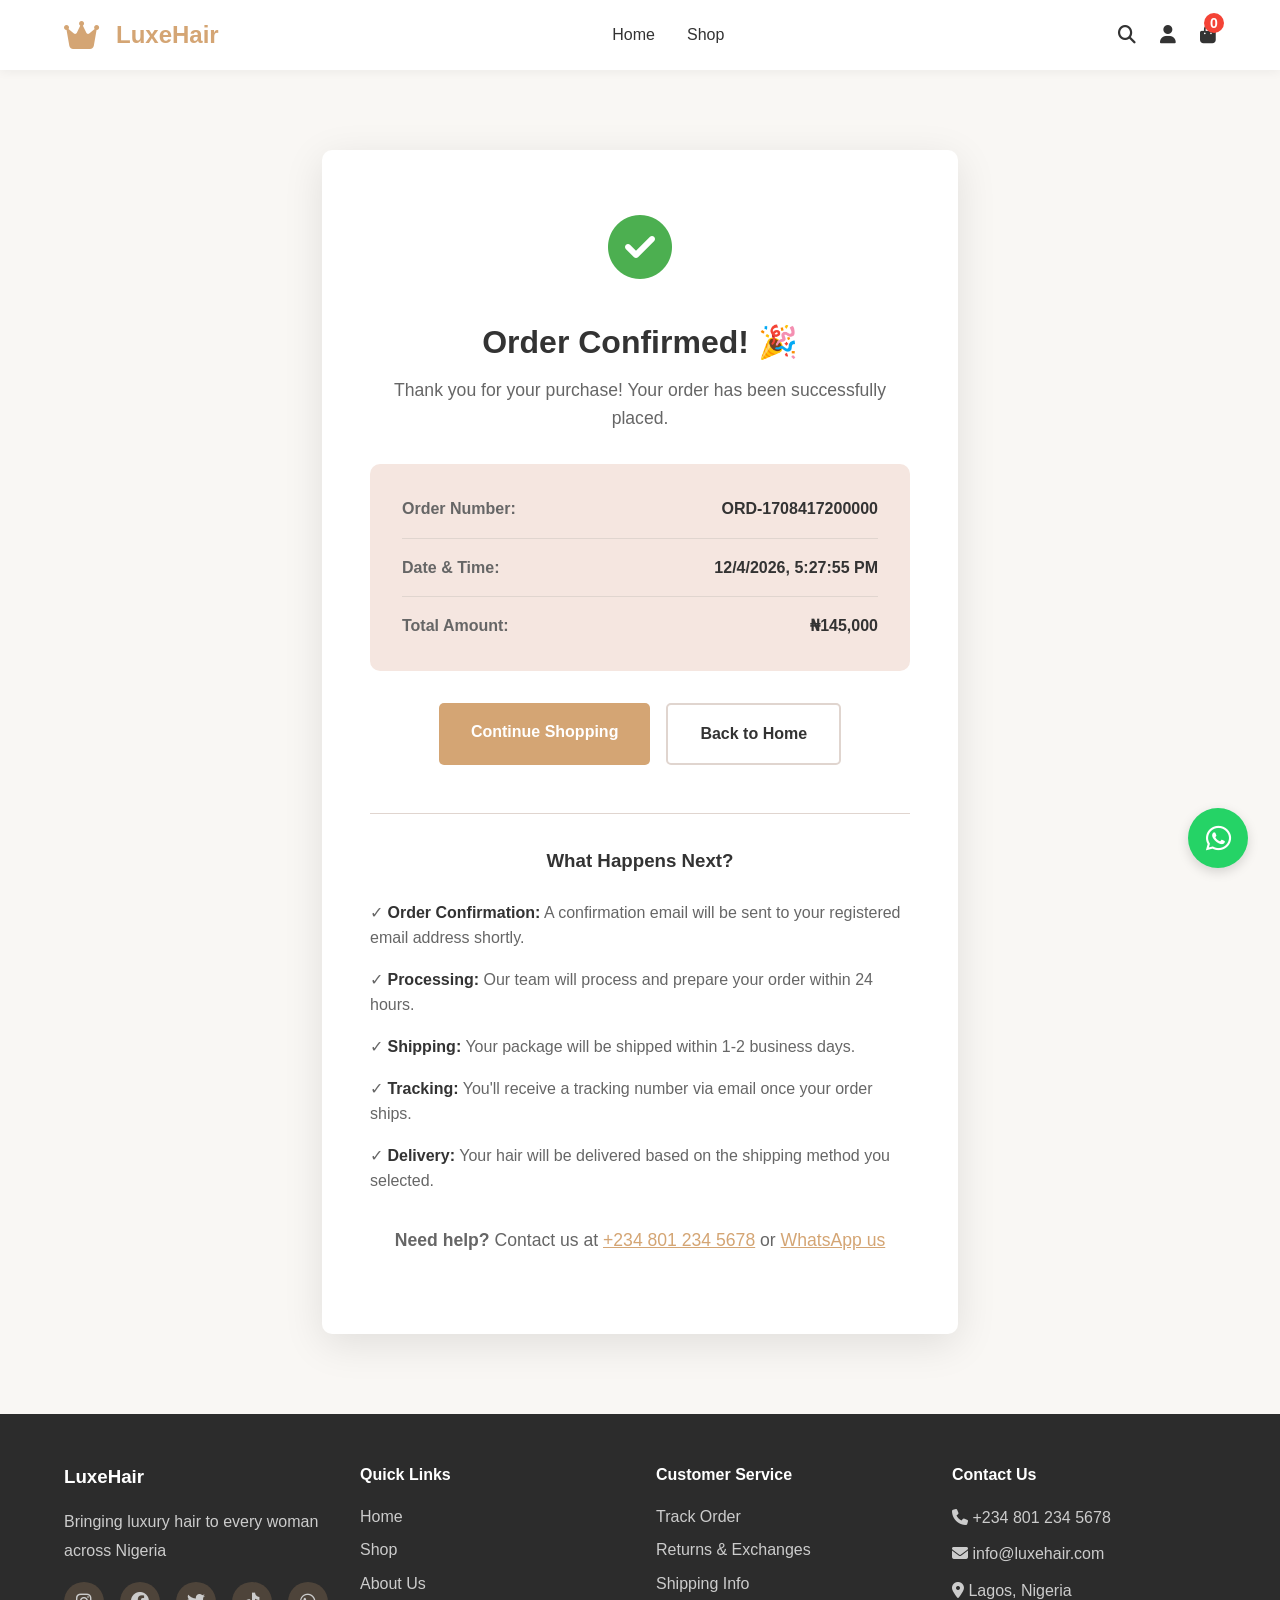
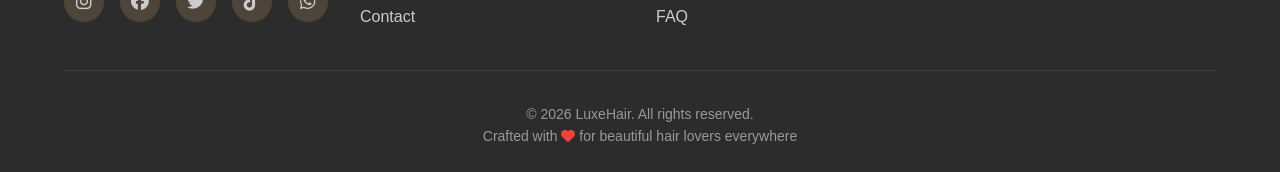
<file: order-confirmation.html>
<!DOCTYPE html>
<html lang="en">
<head>
    <meta charset="UTF-8">
    <meta name="viewport" content="width=device-width, initial-scale=1.0">
    <title>Order Confirmation - LuxeHair</title>
    <link rel="stylesheet" href="css/style.css">
    <link rel="stylesheet" href="https://cdnjs.cloudflare.com/ajax/libs/font-awesome/6.4.0/css/all.min.css">
    <style>
        .confirmation-container {
            max-width: 700px;
            margin: 3rem auto;
            padding: 2rem;
        }
        
        .confirmation-box {
            background-color: white;
            border-radius: 10px;
            padding: 3rem;
            text-align: center;
            box-shadow: 0 10px 40px rgba(0,0,0,0.1);
        }
        
        .success-icon {
            font-size: 4rem;
            color: var(--success-color);
            margin-bottom: 1rem;
            animation: checkmark 0.5s ease;
        }
        
        .confirmation-box h1 {
            font-size: 2rem;
            margin-bottom: 0.5rem;
            color: var(--text-dark);
        }
        
        .confirmation-box p {
            color: var(--text-light);
            margin-bottom: 2rem;
            font-size: 1.1rem;
        }
        
        .order-details {
            background-color: var(--accent-color);
            padding: 2rem;
            border-radius: 10px;
            margin: 2rem 0;
            text-align: left;
        }
        
        .detail-row {
            display: flex;
            justify-content: space-between;
            margin-bottom: 1rem;
            padding-bottom: 1rem;
            border-bottom: 1px solid var(--border-color);
        }
        
        .detail-row:last-child {
            border-bottom: none;
            margin-bottom: 0;
            padding-bottom: 0;
        }
        
        .detail-label {
            color: var(--text-light);
            font-weight: 600;
        }
        
        .detail-value {
            color: var(--text-dark);
            font-weight: 600;
        }
        
        .total-row {
            background-color: white;
            padding: 1rem;
            border-radius: 5px;
            margin-top: 1rem;
        }
        
        .total-row .detail-row {
            border-bottom: none;
            margin-bottom: 0;
            padding-bottom: 0;
        }
        
        .buttons-group {
            display: flex;
            gap: 1rem;
            justify-content: center;
            margin-top: 2rem;
            flex-wrap: wrap;
        }
        
        .btn-primary {
            padding: 1rem 2rem;
            background-color: var(--primary-color);
            color: white;
            border: none;
            border-radius: 5px;
            text-decoration: none;
            font-weight: 600;
            cursor: pointer;
            transition: var(--transition);
        }
        
        .btn-primary:hover {
            background-color: var(--text-dark);
        }
        
        .btn-secondary {
            padding: 1rem 2rem;
            border: 2px solid var(--border-color);
            background-color: white;
            color: var(--text-dark);
            border-radius: 5px;
            text-decoration: none;
            font-weight: 600;
            cursor: pointer;
            transition: var(--transition);
        }
        
        .btn-secondary:hover {
            border-color: var(--primary-color);
            color: var(--primary-color);
        }
        
        .next-steps {
            margin-top: 3rem;
            padding-top: 2rem;
            border-top: 1px solid var(--border-color);
        }
        
        .next-steps h3 {
            margin-bottom: 1rem;
        }
        
        .steps-list {
            list-style: none;
            text-align: left;
        }
        
        .steps-list li {
            padding: 0.5rem 0;
            color: var(--text-light);
        }
        
        .steps-list strong {
            color: var(--text-dark);
        }
        
        @keyframes checkmark {
            0% {
                transform: scale(0);
                opacity: 0;
            }
            50% {
                transform: scale(1.1);
            }
            100% {
                transform: scale(1);
                opacity: 1;
            }
        }
    </style>
</head>
<body>
    <!-- Navigation Bar -->
    <nav class="navbar">
        <div class="nav-container">
            <div class="logo">
                <i class="fas fa-crown"></i>
                <span>LuxeHair</span>
            </div>
            <ul class="nav-menu">
                <li><a href="index.html" class="nav-link">Home</a></li>
                <li><a href="shop.html" class="nav-link">Shop</a></li>
            </ul>
            <div class="nav-icons">
                <a href="shop.html" class="icon-link" title="Search">
                    <i class="fas fa-search"></i>
                </a>
                <a href="register.html" class="icon-link" title="Account">
                    <i class="fas fa-user"></i>
                </a>
                <a href="cart.html" class="icon-link cart-icon" title="Shopping Cart">
                    <i class="fas fa-shopping-bag"></i>
                    <span class="cart-count">0</span>
                </a>
            </div>
        </div>
    </nav>

    <!-- Confirmation Content -->
    <div class="confirmation-container">
        <div class="confirmation-box">
            <div class="success-icon">
                <i class="fas fa-check-circle"></i>
            </div>
            
            <h1>Order Confirmed! 🎉</h1>
            <p>Thank you for your purchase! Your order has been successfully placed.</p>
            
            <div class="order-details" id="orderDetails">
                <!-- Order details will be loaded here -->
            </div>
            
            <div class="buttons-group">
                <a href="shop.html" class="btn-primary">Continue Shopping</a>
                <a href="index.html" class="btn-secondary">Back to Home</a>
            </div>
            
            <div class="next-steps">
                <h3>What Happens Next?</h3>
                <ul class="steps-list">
                    <li>✓ <strong>Order Confirmation:</strong> A confirmation email will be sent to your registered email address shortly.</li>
                    <li>✓ <strong>Processing:</strong> Our team will process and prepare your order within 24 hours.</li>
                    <li>✓ <strong>Shipping:</strong> Your package will be shipped within 1-2 business days.</li>
                    <li>✓ <strong>Tracking:</strong> You'll receive a tracking number via email once your order ships.</li>
                    <li>✓ <strong>Delivery:</strong> Your hair will be delivered based on the shipping method you selected.</li>
                </ul>
                <p style="margin-top: 1.5rem; color: var(--text-light);">
                    <strong>Need help?</strong> Contact us at <a href="tel:+2348012345678" style="color: var(--primary-color);">+234 801 234 5678</a> or <a href="https://wa.me/2348012345678" style="color: var(--primary-color);">WhatsApp us</a>
                </p>
            </div>
        </div>
    </div>

    <!-- Footer -->
    <footer class="footer" style="margin-top: 3rem;">
        <div class="container">
            <div class="footer-content">
                <div class="footer-section">
                    <h3>LuxeHair</h3>
                    <p>Bringing luxury hair to every woman across Nigeria</p>
                    <div class="social-links">
                        <a href="https://instagram.com" target="_blank" title="Instagram"><i class="fab fa-instagram"></i></a>
                        <a href="https://facebook.com" target="_blank" title="Facebook"><i class="fab fa-facebook"></i></a>
                        <a href="https://twitter.com" target="_blank" title="Twitter"><i class="fab fa-twitter"></i></a>
                        <a href="https://tiktok.com" target="_blank" title="TikTok"><i class="fab fa-tiktok"></i></a>
                        <a href="https://wa.me/2348012345678" target="_blank" title="WhatsApp"><i class="fab fa-whatsapp"></i></a>
                    </div>
                </div>

                <div class="footer-section">
                    <h4>Quick Links</h4>
                    <ul>
                        <li><a href="index.html">Home</a></li>
                        <li><a href="shop.html">Shop</a></li>
                        <li><a href="#">About Us</a></li>
                        <li><a href="#">Contact</a></li>
                    </ul>
                </div>

                <div class="footer-section">
                    <h4>Customer Service</h4>
                    <ul>
                        <li><a href="#">Track Order</a></li>
                        <li><a href="#">Returns & Exchanges</a></li>
                        <li><a href="#">Shipping Info</a></li>
                        <li><a href="#">FAQ</a></li>
                    </ul>
                </div>

                <div class="footer-section">
                    <h4>Contact Us</h4>
                    <p><i class="fas fa-phone"></i> +234 801 234 5678</p>
                    <p><i class="fas fa-envelope"></i> info@luxehair.com</p>
                    <p><i class="fas fa-map-marker-alt"></i> Lagos, Nigeria</p>
                </div>
            </div>

            <div class="footer-bottom">
                <p>&copy; 2026 LuxeHair. All rights reserved.</p>
                <p>Crafted with <i class="fas fa-heart"></i> for beautiful hair lovers everywhere</p>
            </div>
        </div>
    </footer>

    <!-- WhatsApp Chat Button -->
    <a href="https://wa.me/2348012345678?text=Hello%20LuxeHair!%20I%20need%20help" class="whatsapp-button" target="_blank" title="Chat on WhatsApp">
        <i class="fab fa-whatsapp"></i>
    </a>

    <script src="js/products-data.js"></script>
    <script src="js/main.js"></script>
    <script>
        // Load order details
        document.addEventListener('DOMContentLoaded', () => {
            const orderData = localStorage.getItem('lastOrder');
            
            if (orderData) {
                const order = JSON.parse(orderData);
                const orderDetails = document.getElementById('orderDetails');
                
                const itemsList = order.items.map(item => `
                    <div class="detail-row">
                        <span class="detail-label">${item.name} ${item.length ? `(${item.length}")` : ''}</span>
                        <span class="detail-value">₦${(item.price * item.quantity).toLocaleString()}</span>
                    </div>
                `).join('');
                
                orderDetails.innerHTML = `
                    <div class="detail-row">
                        <span class="detail-label">Order Number:</span>
                        <span class="detail-value">${order.id}</span>
                    </div>
                    <div class="detail-row">
                        <span class="detail-label">Customer Name:</span>
                        <span class="detail-value">${order.customer.firstName} ${order.customer.lastName}</span>
                    </div>
                    <div class="detail-row">
                        <span class="detail-label">Email:</span>
                        <span class="detail-value">${order.customer.email}</span>
                    </div>
                    <div class="detail-row">
                        <span class="detail-label">Phone:</span>
                        <span class="detail-value">${order.customer.phone}</span>
                    </div>
                    <div class="detail-row">
                        <span class="detail-label">Delivery Address:</span>
                        <span class="detail-value">${order.customer.address}, ${order.customer.city}</span>
                    </div>
                    <div class="detail-row">
                        <span class="detail-label">Shipping Method:</span>
                        <span class="detail-value">${order.shipping.charAt(0).toUpperCase() + order.shipping.slice(1)}</span>
                    </div>
                    <div class="detail-row">
                        <span class="detail-label">Payment Method:</span>
                        <span class="detail-value">${order.paymentMethod === 'card' ? 'Credit/Debit Card' : order.paymentMethod === 'bank' ? 'Bank Transfer' : 'Paystack/Stripe'}</span>
                    </div>
                    ${itemsList}
                    <div class="total-row">
                        <div class="detail-row">
                            <span class="detail-label" style="font-size: 1.2rem;">Total Amount:</span>
                            <span class="detail-value" style="color: var(--primary-color); font-size: 1.2rem;">₦${order.total.toLocaleString()}</span>
                        </div>
                    </div>
                `;
            } else {
                // Show demo order if no order data
                document.getElementById('orderDetails').innerHTML = `
                    <div class="detail-row">
                        <span class="detail-label">Order Number:</span>
                        <span class="detail-value">ORD-1708417200000</span>
                    </div>
                    <div class="detail-row">
                        <span class="detail-label">Date & Time:</span>
                        <span class="detail-value">${new Date().toLocaleString()}</span>
                    </div>
                    <div class="detail-row">
                        <span class="detail-label">Total Amount:</span>
                        <span class="detail-value">₦145,000</span>
                    </div>
                `;
            }
        });
    </script>
</body>
</html>
</file>
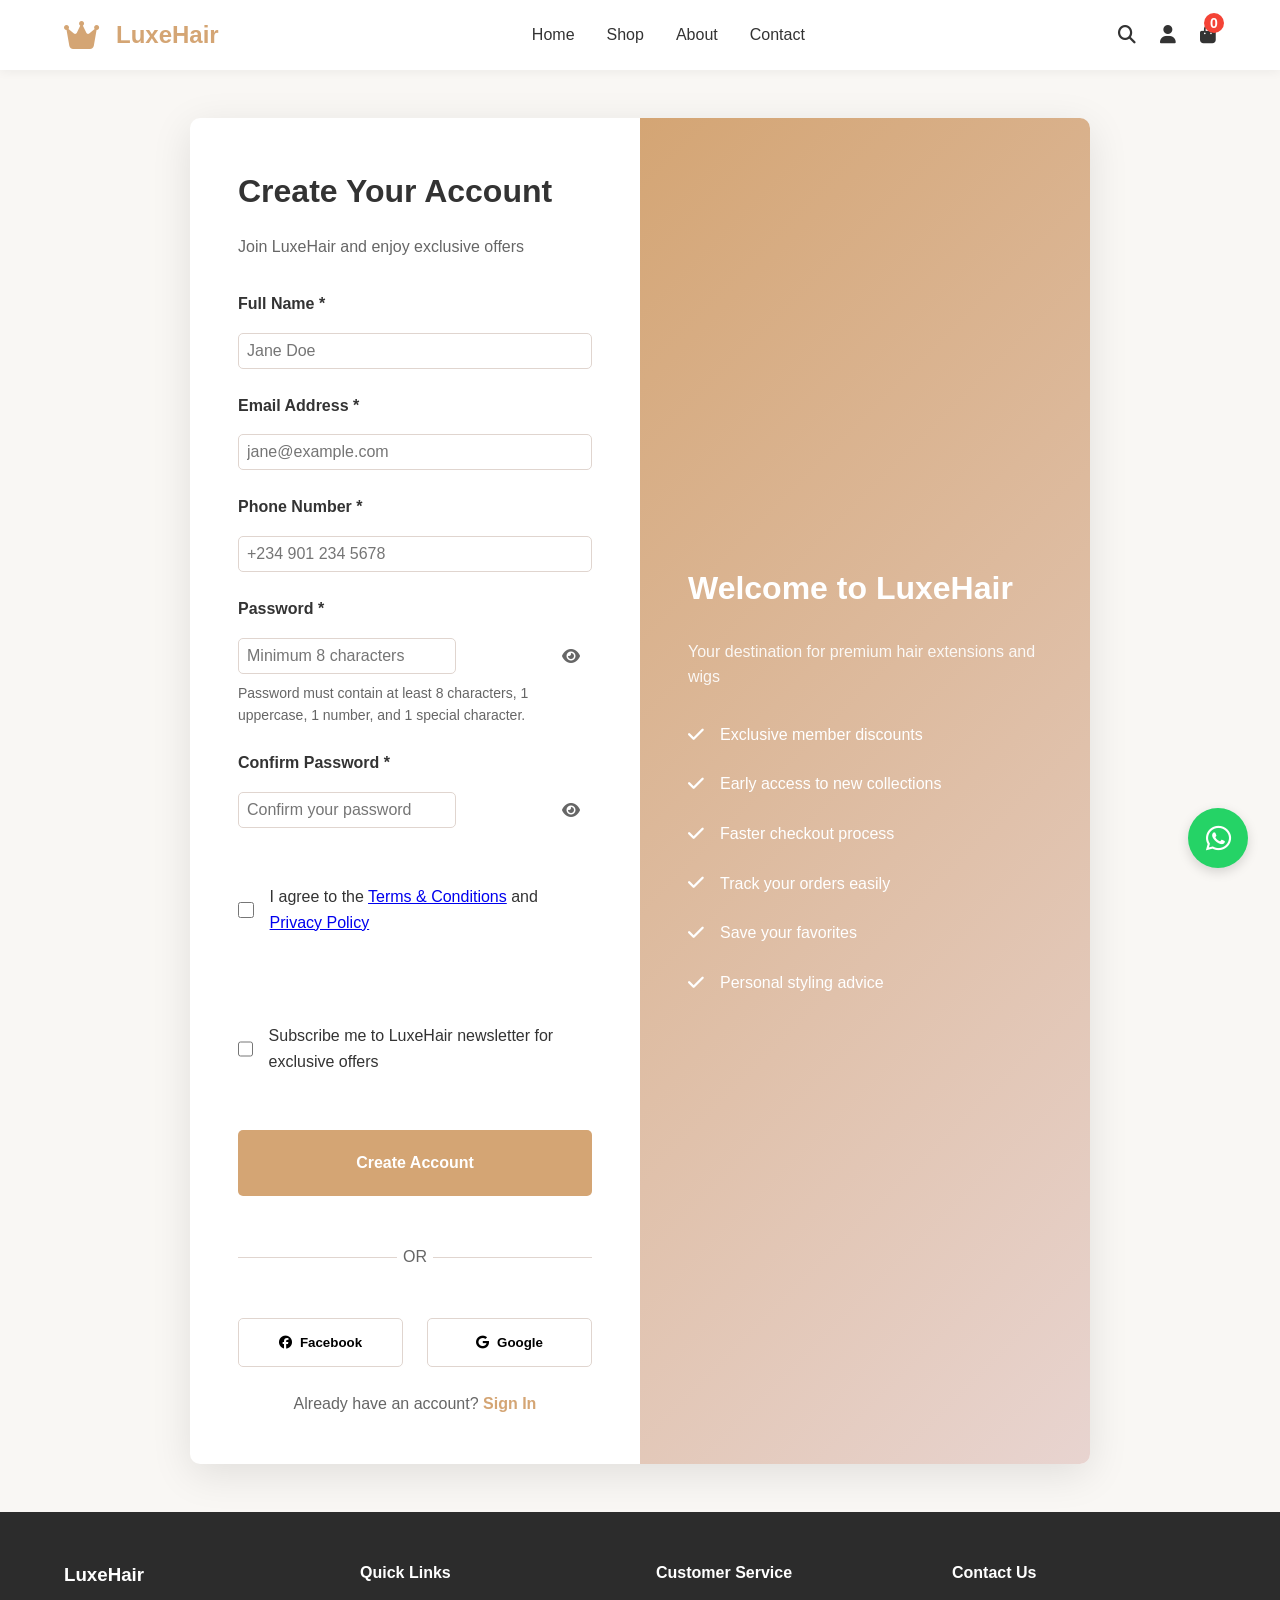
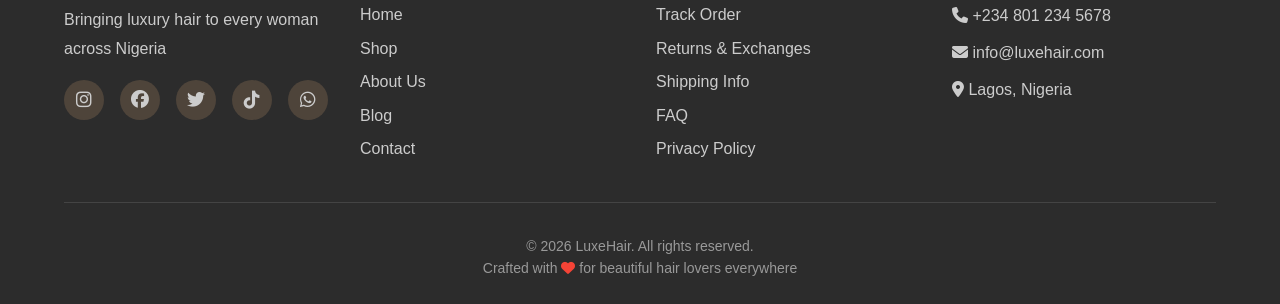
<file: register.html>
<!DOCTYPE html>
<html lang="en">
<head>
    <meta charset="UTF-8">
    <meta name="viewport" content="width=device-width, initial-scale=1.0">
    <title>Register - LuxeHair</title>
    <link rel="stylesheet" href="css/style.css">
    <link rel="stylesheet" href="https://cdnjs.cloudflare.com/ajax/libs/font-awesome/6.4.0/css/all.min.css">
</head>
<body>
    <!-- Navigation Bar -->
    <nav class="navbar">
        <div class="nav-container">
            <div class="logo">
                <i class="fas fa-crown"></i>
                <span>LuxeHair</span>
            </div>
            <ul class="nav-menu">
                <li><a href="index.html" class="nav-link">Home</a></li>
                <li><a href="shop.html" class="nav-link">Shop</a></li>
                <li><a href="index.html#about" class="nav-link">About</a></li>
                <li><a href="index.html#contact" class="nav-link">Contact</a></li>
            </ul>
            <div class="nav-icons">
                <a href="shop.html" class="icon-link" title="Search">
                    <i class="fas fa-search"></i>
                </a>
                <a href="register.html" class="icon-link" title="Account">
                    <i class="fas fa-user"></i>
                </a>
                <a href="cart.html" class="icon-link cart-icon" title="Shopping Cart">
                    <i class="fas fa-shopping-bag"></i>
                    <span class="cart-count">0</span>
                </a>
                <div class="hamburger" id="hamburger">
                    <span></span>
                    <span></span>
                    <span></span>
                </div>
            </div>
        </div>
    </nav>

    <!-- Mobile Menu -->
    <div class="mobile-menu" id="mobileMenu">
        <ul>
            <li><a href="index.html">Home</a></li>
            <li><a href="shop.html">Shop</a></li>
            <li><a href="index.html#about">About</a></li>
            <li><a href="index.html#contact">Contact</a></li>
            <li><a href="register.html">Account</a></li>
            <li><a href="cart.html">Cart</a></li>
        </ul>
    </div>

    <!-- Auth Section -->
    <section class="auth-section">
        <div class="auth-container">
            <!-- Registration Form -->
            <div class="auth-box register-box active" id="registerBox">
                <div class="auth-header">
                    <h2>Create Your Account</h2>
                    <p>Join LuxeHair and enjoy exclusive offers</p>
                </div>

                <form class="auth-form" id="registerForm">
                    <div class="form-group">
                        <label for="regFullName">Full Name *</label>
                        <input type="text" id="regFullName" placeholder="Jane Doe" required>
                    </div>

                    <div class="form-group">
                        <label for="regEmail">Email Address *</label>
                        <input type="email" id="regEmail" placeholder="jane@example.com" required>
                    </div>

                    <div class="form-group">
                        <label for="regPhone">Phone Number *</label>
                        <input type="tel" id="regPhone" placeholder="+234 901 234 5678" required>
                    </div>

                    <div class="form-group">
                        <label for="regPassword">Password *</label>
                        <div class="password-input">
                            <input type="password" id="regPassword" placeholder="Minimum 8 characters" required>
                            <i class="fas fa-eye toggle-password" id="toggleRegPassword"></i>
                        </div>
                        <small>Password must contain at least 8 characters, 1 uppercase, 1 number, and 1 special character.</small>
                    </div>

                    <div class="form-group">
                        <label for="regConfirmPassword">Confirm Password *</label>
                        <div class="password-input">
                            <input type="password" id="regConfirmPassword" placeholder="Confirm your password" required>
                            <i class="fas fa-eye toggle-password" id="toggleConfirmPassword"></i>
                        </div>
                    </div>

                    <label class="checkbox-group">
                        <input type="checkbox" id="agreeTerms" required>
                        <span>I agree to the <a href="#">Terms & Conditions</a> and <a href="#">Privacy Policy</a></span>
                    </label>

                    <label class="checkbox-group">
                        <input type="checkbox" id="subscribeNewsletter">
                        <span>Subscribe me to LuxeHair newsletter for exclusive offers</span>
                    </label>

                    <button type="submit" class="auth-button">Create Account</button>

                    <div class="auth-divider">OR</div>

                    <div class="social-login">
                        <button type="button" class="social-btn facebook">
                            <i class="fab fa-facebook"></i> Facebook
                        </button>
                        <button type="button" class="social-btn google">
                            <i class="fab fa-google"></i> Google
                        </button>
                    </div>

                    <p class="auth-link">
                        Already have an account? <a href="#" id="toggleLogin">Sign In</a>
                    </p>
                </form>
            </div>

            <!-- Login Form -->
            <div class="auth-box login-box" id="loginBox">
                <div class="auth-header">
                    <h2>Welcome Back</h2>
                    <p>Sign in to your LuxeHair account</p>
                </div>

                <form class="auth-form" id="loginForm">
                    <div class="form-group">
                        <label for="loginEmail">Email Address *</label>
                        <input type="email" id="loginEmail" placeholder="jane@example.com" required>
                    </div>

                    <div class="form-group">
                        <label for="loginPassword">Password *</label>
                        <div class="password-input">
                            <input type="password" id="loginPassword" placeholder="Enter your password" required>
                            <i class="fas fa-eye toggle-password" id="toggleLoginPassword"></i>
                        </div>
                    </div>

                    <label class="checkbox-group">
                        <input type="checkbox" id="rememberMe">
                        <span>Remember me</span>
                    </label>

                    <a href="forgot-password.html" class="forgot-password">Forgot Password?</a>

                    <button type="submit" class="auth-button">Sign In</button>

                    <div class="auth-divider">OR</div>

                    <div class="social-login">
                        <button type="button" class="social-btn facebook">
                            <i class="fab fa-facebook"></i> Facebook
                        </button>
                        <button type="button" class="social-btn google">
                            <i class="fab fa-google"></i> Google
                        </button>
                    </div>

                    <p class="auth-link">
                        Don't have an account? <a href="#" id="toggleRegister">Sign Up</a>
                    </p>
                </form>
            </div>

            <!-- Decorative Side -->
            <div class="auth-side">
                <div class="auth-side-content">
                    <h3>Welcome to LuxeHair</h3>
                    <p>Your destination for premium hair extensions and wigs</p>
                    <ul class="benefits">
                        <li>
                            <i class="fas fa-check"></i>
                            <span>Exclusive member discounts</span>
                        </li>
                        <li>
                            <i class="fas fa-check"></i>
                            <span>Early access to new collections</span>
                        </li>
                        <li>
                            <i class="fas fa-check"></i>
                            <span>Faster checkout process</span>
                        </li>
                        <li>
                            <i class="fas fa-check"></i>
                            <span>Track your orders easily</span>
                        </li>
                        <li>
                            <i class="fas fa-check"></i>
                            <span>Save your favorites</span>
                        </li>
                        <li>
                            <i class="fas fa-check"></i>
                            <span>Personal styling advice</span>
                        </li>
                    </ul>
                </div>
            </div>
        </div>
    </section>

    <!-- Footer -->
    <footer class="footer">
        <div class="container">
            <div class="footer-content">
                <div class="footer-section">
                    <h3>LuxeHair</h3>
                    <p>Bringing luxury hair to every woman across Nigeria</p>
                    <div class="social-links">
                        <a href="https://instagram.com" target="_blank" title="Instagram"><i class="fab fa-instagram"></i></a>
                        <a href="https://facebook.com" target="_blank" title="Facebook"><i class="fab fa-facebook"></i></a>
                        <a href="https://twitter.com" target="_blank" title="Twitter"><i class="fab fa-twitter"></i></a>
                        <a href="https://tiktok.com" target="_blank" title="TikTok"><i class="fab fa-tiktok"></i></a>
                        <a href="https://wa.me/2348012345678" target="_blank" title="WhatsApp"><i class="fab fa-whatsapp"></i></a>
                    </div>
                </div>

                <div class="footer-section">
                    <h4>Quick Links</h4>
                    <ul>
                        <li><a href="index.html">Home</a></li>
                        <li><a href="shop.html">Shop</a></li>
                        <li><a href="#">About Us</a></li>
                        <li><a href="#">Blog</a></li>
                        <li><a href="#">Contact</a></li>
                    </ul>
                </div>

                <div class="footer-section">
                    <h4>Customer Service</h4>
                    <ul>
                        <li><a href="#">Track Order</a></li>
                        <li><a href="#">Returns & Exchanges</a></li>
                        <li><a href="#">Shipping Info</a></li>
                        <li><a href="#">FAQ</a></li>
                        <li><a href="#">Privacy Policy</a></li>
                    </ul>
                </div>

                <div class="footer-section">
                    <h4>Contact Us</h4>
                    <p><i class="fas fa-phone"></i> +234 801 234 5678</p>
                    <p><i class="fas fa-envelope"></i> info@luxehair.com</p>
                    <p><i class="fas fa-map-marker-alt"></i> Lagos, Nigeria</p>
                </div>
            </div>

            <div class="footer-bottom">
                <p>&copy; 2026 LuxeHair. All rights reserved.</p>
                <p>Crafted with <i class="fas fa-heart"></i> for beautiful hair lovers everywhere</p>
            </div>
        </div>
    </footer>

    <!-- WhatsApp Chat Button -->
    <a href="https://wa.me/2348012345678?text=Hello%20LuxeHair!%20I%20need%20help" class="whatsapp-button" target="_blank" title="Chat on WhatsApp">
        <i class="fab fa-whatsapp"></i>
    </a>

    <!-- Scripts -->
    <script src="js/auth.js"></script>
    <script src="js/main.js"></script>
</body>
</html>
</file>
<file: css/style.css>
/* =====================================================
   LUXEHAIR E-COMMERCE - COMPREHENSIVE STYLESHEET
   ===================================================== */

/* ===================== ROOT VARIABLES ===================== */
:root {
    --primary-color: #d4a574;
    --secondary-color: #e8d4d0;
    --accent-color: #f5e6e0;
    --dark-color: #2c2c2c;
    --light-color: #f9f7f4;
    --text-dark: #333333;
    --text-light: #666666;
    --border-color: #e0d5cf;
    --success-color: #4caf50;
    --error-color: #f44336;
    --warning-color: #ff9800;
    
    /* Spacing */
    --spacing-xs: 0.5rem;
    --spacing-sm: 1rem;
    --spacing-md: 1.5rem;
    --spacing-lg: 2rem;
    --spacing-xl: 3rem;
    
    /* Font Sizes */
    --font-size-sm: 0.875rem;
    --font-size-base: 1rem;
    --font-size-lg: 1.125rem;
    --font-size-xl: 1.5rem;
    --font-size-2xl: 2rem;
    --font-size-3xl: 2.5rem;
    
    /* Transitions */
    --transition: all 0.3s ease;
    --transition-fast: all 0.15s ease;
}

/* ===================== GLOBAL STYLES ===================== */
* {
    margin: 0;
    padding: 0;
    box-sizing: border-box;
}

html {
    scroll-behavior: smooth;
}

body {
    font-family: 'Segoe UI', Tahoma, Geneva, Verdana, sans-serif;
    color: var(--text-dark);
    background-color: var(--light-color);
    line-height: 1.6;
    font-size: var(--font-size-base);
}

.container {
    max-width: 1200px;
    margin: 0 auto;
    padding: 0 var(--spacing-md);
}

/* ===================== IMAGE STYLING ===================== */
img {
    max-width: 100%;
    height: auto;
    display: block;
    border-radius: 3px;
}

img[alt] {
    background-color: #f9f7f4;
}

img[loading="lazy"] {
    background-color: #f0ebe5;
}

/* ===================== NAVBAR ===================== */
.navbar {
    background-color: white;
    box-shadow: 0 2px 10px rgba(0, 0, 0, 0.05);
    position: sticky;
    top: 0;
    z-index: 1000;
    padding: var(--spacing-sm) 0;
}

.nav-container {
    max-width: 1200px;
    margin: 0 auto;
    padding: 0 var(--spacing-md);
    display: flex;
    justify-content: space-between;
    align-items: center;
    position: relative;
}

.logo {
    display: flex;
    align-items: center;
    gap: var(--spacing-sm);
    font-size: var(--font-size-xl);
    font-weight: 700;
    color: var(--primary-color);
    text-decoration: none;
    cursor: pointer;
}

.logo i {
    font-size: var(--font-size-2xl);
}

.nav-menu {
    display: flex;
    list-style: none;
    gap: var(--spacing-lg);
}

.nav-link {
    text-decoration: none;
    color: var(--text-dark);
    font-weight: 500;
    transition: var(--transition);
    position: relative;
}

.nav-link:hover,
.nav-link.active {
    color: var(--primary-color);
}

.nav-link.active::after {
    content: '';
    position: absolute;
    bottom: -8px;
    left: 0;
    width: 100%;
    height: 2px;
    background-color: var(--primary-color);
}

.nav-icons {
    display: flex;
    align-items: center;
    gap: var(--spacing-md);
}

.search-input {
    padding: var(--spacing-xs) var(--spacing-sm);
    border: 1px solid var(--border-color);
    border-radius: 20px;
    width: 200px;
    font-size: var(--font-size-sm);
    transition: var(--transition);
}

.search-input:focus {
    outline: none;
    border-color: var(--primary-color);
    box-shadow: 0 0 0 3px rgba(212, 165, 116, 0.1);
}

.icon-link {
    color: var(--text-dark);
    font-size: var(--font-size-lg);
    transition: var(--transition);
    position: relative;
    text-decoration: none;
}

.icon-link:hover {
    color: var(--primary-color);
}

.cart-icon {
    position: relative;
}

.cart-count {
    position: absolute;
    top: -8px;
    right: -8px;
    background-color: var(--error-color);
    color: white;
    border-radius: 50%;
    width: 20px;
    height: 20px;
    display: flex;
    align-items: center;
    justify-content: center;
    font-size: var(--font-size-sm);
    font-weight: 700;
}

.hamburger {
    display: none;
    flex-direction: column;
    gap: 4px;
    cursor: pointer;
}

.hamburger span {
    width: 25px;
    height: 3px;
    background-color: var(--text-dark);
    border-radius: 2px;
    transition: var(--transition);
}

.hamburger.active span:nth-child(1) {
    transform: rotate(45deg) translate(8px, 8px);
}

.hamburger.active span:nth-child(2) {
    opacity: 0;
}

.hamburger.active span:nth-child(3) {
    transform: rotate(-45deg) translate(8px, -8px);
}

.mobile-menu {
    display: none;
    position: fixed;
    top: 60px;
    left: 0;
    right: 0;
    background-color: white;
    border-top: 1px solid var(--border-color);
    z-index: 999;
    box-shadow: 0 4px 10px rgba(0, 0, 0, 0.1);
}

.mobile-menu.active {
    display: block;
    animation: slideDown 0.3s ease;
}

@keyframes slideDown {
    from {
        opacity: 0;
        transform: translateY(-100%);
    }
    to {
        opacity: 1;
        transform: translateY(0);
    }
}

.mobile-menu ul {
    list-style: none;
    padding: var(--spacing-md);
}

.mobile-menu li {
    padding: var(--spacing-sm) 0;
    border-bottom: 1px solid var(--border-color);
}

.mobile-menu li:last-child {
    border-bottom: none;
}

.mobile-menu a {
    color: var(--text-dark);
    text-decoration: none;
    display: block;
    padding: var(--spacing-sm) 0;
    font-weight: 500;
    transition: var(--transition);
}

.mobile-menu a:hover,
.mobile-menu a.active {
    color: var(--primary-color);
    padding-left: var(--spacing-xs);
}

/* ===================== HERO SECTION ===================== */
.hero {
    position: relative;
    height: 600px;
    display: flex;
    align-items: center;
    justify-content: center;
    text-align: center;
    overflow: hidden;
    margin-top: var(--spacing-sm);
}

.hero-background {
    position: absolute;
    top: 0;
    left: 0;
    width: 100%;
    height: 100%;
    background: linear-gradient(135deg, #f5e6e0 0%, #e8d4d0 50%, #d4a574 100%);
    z-index: -1;
}

.gradient-overlay {
    position: absolute;
    top: 0;
    left: 0;
    width: 100%;
    height: 100%;
    background: url('data:image/svg+xml,<svg xmlns="http://www.w3.org/2000/svg" viewBox="0 0 1200 600"><defs><pattern id="pattern" x="0" y="0" width="40" height="40" patternUnits="userSpaceOnUse"><circle cx="20" cy="20" r="2" fill="rgba(212,165,116,0.1)"/></pattern></defs><rect width="1200" height="600" fill="url(%23pattern)"/></svg>');
    opacity: 0.3;
}

.hero-content {
    position: relative;
    z-index: 2;
    color: white;
    animation: fadeInUp 1s ease;
}

.hero-content h1 {
    font-size: var(--font-size-3xl);
    font-weight: 700;
    margin-bottom: var(--spacing-sm);
    text-shadow: 2px 2px 4px rgba(0, 0, 0, 0.1);
}

.hero-content p {
    font-size: var(--font-size-lg);
    margin-bottom: var(--spacing-lg);
    opacity: 0.95;
}

.cta-button {
    display: inline-block;
    padding: var(--spacing-sm) var(--spacing-lg);
    background-color: var(--primary-color);
    color: white;
    text-decoration: none;
    border-radius: 50px;
    font-weight: 600;
    transition: var(--transition);
    border: 2px solid var(--primary-color);
    cursor: pointer;
}

.cta-button:hover {
    background-color: transparent;
    color: var(--primary-color);
    transform: translateY(-2px);
    box-shadow: 0 5px 15px rgba(212, 165, 116, 0.3);
}

/* ===================== PAGE HEADER ===================== */
.page-header {
    background: linear-gradient(135deg, #f5e6e0 0%, #e8d4d0 100%);
    padding: 3rem var(--spacing-md);
    text-align: center;
    color: white;
}

.page-header h1 {
    font-size: var(--font-size-3xl);
    margin-bottom: var(--spacing-xs);
}

.page-header p {
    font-size: var(--font-size-lg);
    opacity: 0.9;
}

/* ===================== FEATURED PRODUCTS ===================== */
.featured-section {
    padding: var(--spacing-xl) var(--spacing-md);
    background-color: white;
}

.featured-section h2 {
    text-align: center;
    font-size: var(--font-size-3xl);
    margin-bottom: var(--spacing-xs);
    color: var(--text-dark);
}

.section-subtitle {
    text-align: center;
    color: var(--text-light);
    margin-bottom: var(--spacing-lg);
    font-size: var(--font-size-lg);
}

.products-grid {
    display: grid;
    grid-template-columns: repeat(auto-fit, minmax(250px, 1fr));
    gap: var(--spacing-lg);
    margin-bottom: var(--spacing-lg);
}

.product-card {
    background-color: white;
    border-radius: 10px;
    overflow: hidden;
    box-shadow: 0 2px 10px rgba(0, 0, 0, 0.05);
    transition: var(--transition);
}

.product-card:hover {
    transform: translateY(-5px);
    box-shadow: 0 10px 30px rgba(0, 0, 0, 0.1);
}

.product-image {
    position: relative;
    height: 300px;
    overflow: hidden;
    background-color: #f9f7f4;
    border-radius: 10px;
    display: flex;
    align-items: center;
    justify-content: center;
}

.product-image img {
    width: 100%;
    height: 100%;
    object-fit: cover;
    object-position: center;
    transition: var(--transition);
    display: block;
}

.product-card:hover .product-image img {
    transform: scale(1.05);
}

.badge {
    position: absolute;
    top: 10px;
    right: 10px;
    background-color: var(--primary-color);
    color: white;
    padding: var(--spacing-xs) var(--spacing-sm);
    border-radius: 20px;
    font-size: var(--font-size-sm);
    font-weight: 600;
    z-index: 10;
}

.badge.hot {
    background-color: var(--error-color);
}

.product-info {
    padding: var(--spacing-md);
}

.product-info h3 {
    font-size: var(--font-size-lg);
    margin-bottom: var(--spacing-xs);
    color: var(--text-dark);
}

.product-info p {
    color: var(--text-light);
    margin-bottom: var(--spacing-sm);
    font-size: var(--font-size-sm);
}

.product-specs {
    display: flex;
    flex-direction: column;
    gap: var(--spacing-xs);
    margin-bottom: var(--spacing-sm);
    font-size: var(--font-size-sm);
    color: var(--text-light);
}

.product-footer {
    display: flex;
    justify-content: space-between;
    align-items: center;
    padding-top: var(--spacing-sm);
    border-top: 1px solid var(--border-color);
}

.price {
    font-size: var(--font-size-xl);
    font-weight: 700;
    color: var(--primary-color);
}

.view-btn {
    background-color: var(--accent-color);
    color: var(--primary-color);
    text-decoration: none;
    padding: var(--spacing-xs) var(--spacing-sm);
    border-radius: 5px;
    font-size: var(--font-size-sm);
    font-weight: 600;
    transition: var(--transition);
    border: none;
    cursor: pointer;
}

.view-btn:hover {
    background-color: var(--primary-color);
    color: white;
}

.view-all {
    text-align: center;
}

.view-all-btn {
    display: inline-block;
    padding: var(--spacing-sm) var(--spacing-xl);
    border: 2px solid var(--primary-color);
    color: var(--primary-color);
    text-decoration: none;
    border-radius: 50px;
    font-weight: 600;
    transition: var(--transition);
    background-color: transparent;
    cursor: pointer;
}

.view-all-btn:hover {
    background-color: var(--primary-color);
    color: white;
}

/* ===================== SHOP COLLECTION ===================== */
.shop-collection {
    padding: var(--spacing-xl) var(--spacing-md);
    background-color: white;
}

.shop-collection h2 {
    text-align: center;
    font-size: var(--font-size-3xl);
    margin-bottom: var(--spacing-xs);
    color: var(--text-dark);
}

/* ===================== FUTURE COLLECTION ===================== */
.future-collection {
    padding: var(--spacing-xl) var(--spacing-md);
    background: linear-gradient(135deg, rgba(212, 165, 116, 0.05) 0%, rgba(232, 212, 208, 0.1) 100%);
}

.future-collection h2 {
    text-align: center;
    font-size: var(--font-size-3xl);
    margin-bottom: var(--spacing-xs);
    color: var(--text-dark);
}

.coming-soon {
    position: relative;
    opacity: 0.95;
}

.coming-soon-overlay {
    position: absolute;
    top: 0;
    left: 0;
    right: 0;
    bottom: 0;
    background-color: rgba(44, 44, 44, 0.4);
    display: flex;
    align-items: center;
    justify-content: center;
    border-radius: 10px 10px 0 0;
}

.coming-soon-overlay p {
    color: white;
    font-size: var(--font-size-lg);
    font-weight: 600;
    text-align: center;
    text-shadow: 2px 2px 4px rgba(0, 0, 0, 0.3);
}

.product-card.coming-soon:hover {
    transform: translateY(-5px);
}

.notify-btn {
    background-color: var(--primary-color);
    color: white;
    padding: var(--spacing-xs) var(--spacing-sm);
    border: none;
    border-radius: 5px;
    font-size: var(--font-size-sm);
    font-weight: 600;
    cursor: pointer;
    transition: var(--transition);
    width: 100%;
    text-transform: uppercase;
    letter-spacing: 0.5px;
}

.notify-btn:hover {
    background-color: var(--secondary-color);
    color: var(--primary-color);
}

.coming-soon-note {
    text-align: center;
    margin-top: var(--spacing-lg);
    color: var(--text-light);
    font-size: var(--font-size-sm);
    font-style: italic;
}

.badge.new {
    background-color: var(--success-color);
}

/* ===================== WHY CHOOSE US ===================== */
.why-choose-us {
    background: linear-gradient(135deg, #f5e6e0 0%, #e8d4d0 100%);
    padding: var(--spacing-xl) var(--spacing-md);
}

.why-choose-us h2 {
    text-align: center;
    font-size: var(--font-size-3xl);
    color: white;
    margin-bottom: var(--spacing-lg);
}

.features-grid {
    display: grid;
    grid-template-columns: repeat(auto-fit, minmax(200px, 1fr));
    gap: var(--spacing-lg);
}

.feature {
    text-align: center;
    color: white;
}

.feature i {
    font-size: 3rem;
    margin-bottom: var(--spacing-sm);
    opacity: 0.9;
}

.feature h3 {
    font-size: var(--font-size-lg);
    margin-bottom: var(--spacing-xs);
}

.feature p {
    opacity: 0.85;
}

/* ===================== TESTIMONIALS ===================== */
.testimonials {
    padding: var(--spacing-xl) var(--spacing-md);
    background-color: white;
}

.testimonials h2 {
    text-align: center;
    font-size: var(--font-size-3xl);
    margin-bottom: var(--spacing-lg);
}

.testimonials-grid {
    display: grid;
    grid-template-columns: repeat(auto-fit, minmax(280px, 1fr));
    gap: var(--spacing-lg);
}

.testimonial-card {
    background-color: var(--accent-color);
    padding: var(--spacing-lg);
    border-radius: 10px;
    box-shadow: 0 2px 10px rgba(0, 0, 0, 0.05);
    transition: var(--transition);
}

.testimonial-card:hover {
    transform: translateY(-5px);
    box-shadow: 0 10px 30px rgba(0, 0, 0, 0.1);
}

.stars {
    display: flex;
    gap: var(--spacing-xs);
    margin-bottom: var(--spacing-sm);
    color: var(--primary-color);
}

.testimonial-text {
    margin-bottom: var(--spacing-sm);
    color: var(--text-dark);
    font-style: italic;
    line-height: 1.8;
}

.testimonial-author {
    font-weight: 600;
    color: var(--primary-color);
}

/* ===================== NEWSLETTER ===================== */
.newsletter {
    background: linear-gradient(135deg, #d4a574 0%, #e8d4d0 100%);
    padding: var(--spacing-xl) var(--spacing-md);
    text-align: center;
    color: white;
}

.newsletter h2 {
    font-size: var(--font-size-2xl);
    margin-bottom: var(--spacing-sm);
}

.newsletter p {
    margin-bottom: var(--spacing-lg);
    opacity: 0.9;
}

.newsletter-form {
    display: flex;
    gap: var(--spacing-sm);
    justify-content: center;
    flex-wrap: wrap;
}

.newsletter-form input {
    padding: var(--spacing-sm) var(--spacing-md);
    border: none;
    border-radius: 50px;
    width: 300px;
    max-width: 100%;
    font-size: var(--font-size-base);
}

.newsletter-btn {
    padding: var(--spacing-sm) var(--spacing-lg);
    background-color: white;
    color: var(--primary-color);
    border: none;
    border-radius: 50px;
    font-weight: 600;
    cursor: pointer;
    transition: var(--transition);
}

.newsletter-btn:hover {
    transform: translateY(-2px);
    box-shadow: 0 5px 15px rgba(0, 0, 0, 0.2);
}

/* ===================== FOOTER ===================== */
.footer {
    background-color: var(--dark-color);
    color: #ccc;
    padding: var(--spacing-xl) var(--spacing-md) var(--spacing-md);
}

.footer-content {
    display: grid;
    grid-template-columns: repeat(auto-fit, minmax(200px, 1fr));
    gap: var(--spacing-lg);
    margin-bottom: var(--spacing-lg);
}

.footer-section h3,
.footer-section h4 {
    color: white;
    margin-bottom: var(--spacing-sm);
}

.footer-section p {
    line-height: 1.8;
    margin-bottom: var(--spacing-xs);
}

.footer-section ul {
    list-style: none;
}

.footer-section a {
    color: #ccc;
    text-decoration: none;
    transition: var(--transition);
    display: block;
    margin-bottom: var(--spacing-xs);
}

.footer-section a:hover {
    color: var(--primary-color);
}

.social-links {
    display: flex;
    gap: var(--spacing-sm);
    margin-top: var(--spacing-sm);
}

.social-links a {
    display: inline-flex;
    align-items: center;
    justify-content: center;
    width: 40px;
    height: 40px;
    background-color: rgba(212, 165, 116, 0.2);
    border-radius: 50%;
    font-size: var(--font-size-lg);
}

.social-links a:hover {
    background-color: var(--primary-color);
    color: white;
}

.footer-bottom {
    border-top: 1px solid #444;
    padding-top: var(--spacing-lg);
    text-align: center;
    color: #999;
}

.footer-bottom i {
    color: var(--error-color);
}

/* ===================== WHATSAPP BUTTON ===================== */
.whatsapp-button {
    position: fixed;
    bottom: 2rem;
    right: 2rem;
    width: 60px;
    height: 60px;
    background-color: #25d366;
    color: white;
    border-radius: 50%;
    display: flex;
    align-items: center;
    justify-content: center;
    font-size: 1.8rem;
    z-index: 999;
    transition: var(--transition);
    box-shadow: 0 4px 12px rgba(0, 0, 0, 0.15);
    text-decoration: none;
}

.whatsapp-button:hover {
    transform: scale(1.1);
    box-shadow: 0 6px 20px rgba(37, 211, 102, 0.4);
}

/* ===================== SHOP PAGE ===================== */
.shop-container {
    display: grid;
    grid-template-columns: 250px 1fr;
    gap: var(--spacing-lg);
    max-width: 1200px;
    margin: 0 auto;
    padding: var(--spacing-xl) var(--spacing-md);
}

.filters-sidebar {
    background-color: white;
    padding: var(--spacing-lg);
    border-radius: 10px;
    box-shadow: 0 2px 10px rgba(0, 0, 0, 0.05);
    height: fit-content;
    position: sticky;
    top: 100px;
}

.filter-header {
    display: flex;
    justify-content: space-between;
    align-items: center;
    margin-bottom: var(--spacing-lg);
    padding-bottom: var(--spacing-md);
    border-bottom: 1px solid var(--border-color);
}

.filter-header h3 {
    font-size: var(--font-size-lg);
}

.clear-filters {
    background-color: transparent;
    border: none;
    color: var(--primary-color);
    cursor: pointer;
    font-weight: 600;
    transition: var(--transition);
    text-decoration: underline;
}

.clear-filters:hover {
    color: var(--text-dark);
}

.filter-group {
    margin-bottom: var(--spacing-lg);
    padding-bottom: var(--spacing-lg);
    border-bottom: 1px solid var(--border-color);
}

.filter-group h4 {
    margin-bottom: var(--spacing-sm);
    font-size: var(--font-size-base);
}

.filter-options {
    display: flex;
    flex-direction: column;
    gap: var(--spacing-sm);
}

.filter-checkbox {
    display: flex;
    align-items: center;
    gap: var(--spacing-sm);
    cursor: pointer;
}

.filter-checkbox input {
    cursor: pointer;
    width: 16px;
    height: 16px;
    accent-color: var(--primary-color);
}

.price-filter {
    display: flex;
    flex-direction: column;
    gap: var(--spacing-sm);
}

#priceRange {
    width: 100%;
    height: 6px;
    border-radius: 3px;
    background: var(--border-color);
    outline: none;
    -webkit-appearance: none;
}

#priceRange::-webkit-slider-thumb {
    -webkit-appearance: none;
    appearance: none;
    width: 18px;
    height: 18px;
    border-radius: 50%;
    background: var(--primary-color);
    cursor: pointer;
}

#priceRange::-moz-range-thumb {
    width: 18px;
    height: 18px;
    border-radius: 50%;
    background: var(--primary-color);
    cursor: pointer;
    border: none;
}

.price-display {
    text-align: center;
    font-weight: 600;
    color: var(--primary-color);
}

.shop-products {
    background-color: white;
    padding: var(--spacing-lg);
    border-radius: 10px;
    box-shadow: 0 2px 10px rgba(0, 0, 0, 0.05);
}

.products-header {
    display: flex;
    justify-content: space-between;
    align-items: center;
    margin-bottom: var(--spacing-lg);
    padding-bottom: var(--spacing-md);
    border-bottom: 1px solid var(--border-color);
}

.sort-dropdown {
    display: flex;
    align-items: center;
    gap: var(--spacing-sm);
}

.sort-dropdown select {
    padding: var(--spacing-xs) var(--spacing-sm);
    border: 1px solid var(--border-color);
    border-radius: 5px;
    background-color: white;
    cursor: pointer;
    font-size: var(--font-size-base);
}

.no-products {
    text-align: center;
    padding: var(--spacing-xl);
}

.no-products i {
    font-size: 4rem;
    color: var(--border-color);
    margin-bottom: var(--spacing-md);
}

.pagination {
    display: flex;
    justify-content: center;
    gap: var(--spacing-sm);
    margin-top: var(--spacing-lg);
    padding-top: var(--spacing-lg);
    border-top: 1px solid var(--border-color);
}

.pagination-btn {
    padding: var(--spacing-xs) var(--spacing-sm);
    border: 1px solid var(--border-color);
    background-color: white;
    color: var(--text-dark);
    cursor: pointer;
    border-radius: 5px;
    transition: var(--transition);
}

.pagination-btn.active {
    background-color: var(--primary-color);
    color: white;
    border-color: var(--primary-color);
}

.pagination-btn:hover {
    border-color: var(--primary-color);
}

/* ===================== PRODUCT DETAIL ===================== */
.breadcrumb {
    padding: var(--spacing-lg) var(--spacing-md);
    text-align: center;
    color: var(--text-light);
}

.breadcrumb a {
    color: var(--primary-color);
    text-decoration: none;
}

.breadcrumb a:hover {
    text-decoration: underline;
}

.product-detail {
    padding: var(--spacing-lg) var(--spacing-md) var(--spacing-xl);
}

.product-detail-wrapper {
    display: grid;
    grid-template-columns: 1fr 1fr;
    gap: var(--spacing-xl);
    background-color: white;
    padding: var(--spacing-lg);
    border-radius: 10px;
    margin-bottom: var(--spacing-xl);
}

.product-images {
    display: flex;
    flex-direction: column;
    gap: var(--spacing-lg);
}

.main-image {
    position: relative;
    background-color: var(--accent-color);
    border-radius: 10px;
    overflow: hidden;
    height: 500px;
    display: flex;
    align-items: center;
    justify-content: center;
}

.main-image img {
    width: 100%;
    height: 100%;
    object-fit: cover;
    object-position: center;
    transition: var(--transition);
    display: block;
}

.main-image img:hover {
    transform: scale(1.02);
}

.thumbnail-images {
    display: grid;
    grid-template-columns: repeat(4, 1fr);
    gap: var(--spacing-sm);
}

.thumbnail-images img {
    height: 100px;
    object-fit: cover;
    border-radius: 5px;
    cursor: pointer;
    border: 2px solid transparent;
    transition: var(--transition);
    background-color: #f9f7f4;
    display: block;
    width: 100%;
}

.thumbnail-images img:hover,
.thumbnail-images img.active {
    border-color: var(--primary-color);
    transform: scale(0.95);
}

.product-information {
    display: flex;
    flex-direction: column;
    justify-content: flex-start;
}

.product-meta {
    display: flex;
    gap: var(--spacing-md);
    align-items: center;
    margin-bottom: var(--spacing-lg);
    flex-wrap: wrap;
}

.category {
    background-color: var(--accent-color);
    color: var(--primary-color);
    padding: var(--spacing-xs) var(--spacing-sm);
    border-radius: 5px;
    font-weight: 600;
    font-size: var(--font-size-sm);
}

.rating {
    display: flex;
    align-items: center;
    gap: var(--spacing-xs);
    color: var(--primary-color);
}

.product-information h1 {
    font-size: var(--font-size-2xl);
    margin-bottom: var(--spacing-sm);
}

.product-price {
    display: flex;
    align-items: center;
    gap: var(--spacing-md);
    margin-bottom: var(--spacing-lg);
    flex-wrap: wrap;
}

.price {
    font-size: var(--font-size-2xl);
    font-weight: 700;
    color: var(--primary-color);
}

.original-price {
    text-decoration: line-through;
    color: var(--text-light);
    font-size: var(--font-size-lg);
}

.discount {
    background-color: var(--error-color);
    color: white;
    padding: var(--spacing-xs) var(--spacing-sm);
    border-radius: 5px;
    font-weight: 600;
}

.product-description {
    color: var(--text-light);
    line-height: 1.8;
    margin-bottom: var(--spacing-lg);
}

.product-specs-detail {
    background-color: var(--accent-color);
    padding: var(--spacing-lg);
    border-radius: 10px;
    margin-bottom: var(--spacing-lg);
}

.product-specs-detail h4 {
    margin-bottom: var(--spacing-md);
}

.product-specs-detail ul {
    list-style: none;
    display: flex;
    flex-direction: column;
    gap: var(--spacing-sm);
}

.product-specs-detail li {
    color: var(--text-light);
}

.product-options {
    margin-bottom: var(--spacing-lg);
}

.option-group {
    margin-bottom: var(--spacing-lg);
    display: flex;
    flex-direction: column;
}

.option-group label {
    font-weight: 600;
    margin-bottom: var(--spacing-sm);
}

.option-select {
    padding: var(--spacing-sm);
    border: 1px solid var(--border-color);
    border-radius: 5px;
    font-size: var(--font-size-base);
    cursor: pointer;
}

.quantity-selector {
    display: flex;
    align-items: center;
    gap: var(--spacing-sm);
    width: fit-content;
}

.qty-btn {
    width: 40px;
    height: 40px;
    border: 1px solid var(--border-color);
    background-color: white;
    cursor: pointer;
    border-radius: 5px;
    font-size: var(--font-size-lg);
    transition: var(--transition);
}

.qty-btn:hover {
    border-color: var(--primary-color);
    color: var(--primary-color);
}

#quantityInput {
    width: 60px;
    padding: var(--spacing-xs) var(--spacing-sm);
    border: 1px solid var(--border-color);
    border-radius: 5px;
    text-align: center;
}

.action-buttons {
    display: flex;
    gap: var(--spacing-md);
    margin-bottom: var(--spacing-lg);
}

.add-to-cart-btn {
    flex: 1;
    padding: var(--spacing-md);
    background-color: var(--primary-color);
    color: white;
    border: none;
    border-radius: 5px;
    font-weight: 600;
    font-size: var(--font-size-base);
    cursor: pointer;
    transition: var(--transition);
}

.add-to-cart-btn:hover {
    background-color: var(--text-dark);
    transform: translateY(-2px);
}

.wishlist-btn {
    padding: var(--spacing-md) var(--spacing-lg);
    border: 2px solid var(--border-color);
    background-color: white;
    color: var(--text-dark);
    border-radius: 5px;
    font-weight: 600;
    cursor: pointer;
    transition: var(--transition);
}

.wishlist-btn:hover {
    border-color: var(--primary-color);
    color: var(--primary-color);
}

.trust-badges {
    background-color: white;
    border: 1px solid var(--border-color);
    border-radius: 10px;
    padding: var(--spacing-lg);
    margin-bottom: var(--spacing-lg);
}

.badge-item {
    display: flex;
    align-items: center;
    gap: var(--spacing-sm);
    padding: var(--spacing-sm) 0;
}

.badge-item i {
    color: var(--primary-color);
    font-size: var(--font-size-lg);
}

.share-product {
    display: flex;
    align-items: center;
    gap: var(--spacing-md);
}

.share-link {
    width: 40px;
    height: 40px;
    display: flex;
    align-items: center;
    justify-content: center;
    background-color: var(--accent-color);
    color: var(--primary-color);
    border-radius: 50%;
    text-decoration: none;
    transition: var(--transition);
}

.share-link:hover {
    background-color: var(--primary-color);
    color: white;
}

/* ===================== PRODUCT TABS ===================== */
.product-tabs {
    background-color: white;
    border-radius: 10px;
    overflow: hidden;
    margin-bottom: var(--spacing-xl);
}

.tabs-header {
    display: flex;
    border-bottom: 2px solid var(--border-color);
}

.tab-btn {
    flex: 1;
    padding: var(--spacing-lg);
    background-color: transparent;
    border: none;
    cursor: pointer;
    font-weight: 600;
    color: var(--text-light);
    border-bottom: 3px solid transparent;
    margin-bottom: -2px;
    transition: var(--transition);
}

.tab-btn.active {
    color: var(--primary-color);
    border-bottom-color: var(--primary-color);
}

.tab-content {
    display: none;
    padding: var(--spacing-lg);
    animation: fadeIn 0.3s ease;
}

.tab-content.active {
    display: block;
}

.tab-content h3 {
    font-size: var(--font-size-lg);
    margin-bottom: var(--spacing-lg);
}

.tab-content h4 {
    margin-top: var(--spacing-lg);
    margin-bottom: var(--spacing-sm);
}

.tab-content ul {
    list-style-position: inside;
    color: var(--text-light);
    line-height: 2;
}

.reviews-container {
    display: grid;
    grid-template-columns: 250px 1fr;
    gap: var(--spacing-lg);
}

.rating-summary {
    background-color: var(--accent-color);
    padding: var(--spacing-lg);
    border-radius: 10px;
    text-align: center;
}

.rating-score {
    font-size: 3rem;
    font-weight: 700;
    color: var(--primary-color);
}

.rating-stars {
    color: var(--primary-color);
    margin: var(--spacing-sm) 0;
}

.rating-bars {
    display: flex;
    flex-direction: column;
    gap: var(--spacing-sm);
}

.review-bar {
    display: flex;
    align-items: center;
    gap: var(--spacing-sm);
}

.review-bar-label {
    width: 60px;
    font-size: var(--font-size-sm);
}

.review-bar-fill {
    flex: 1;
    height: 8px;
    background-color: var(--border-color);
    border-radius: 4px;
    overflow: hidden;
}

.review-bar-progress {
    height: 100%;
    background-color: var(--primary-color);
}

.review-bar-count {
    width: 40px;
    text-align: right;
    font-size: var(--font-size-sm);
}

.reviews-list {
    display: flex;
    flex-direction: column;
    gap: var(--spacing-lg);
}

.review-item {
    border-bottom: 1px solid var(--border-color);
    padding-bottom: var(--spacing-lg);
}

.review-item:last-child {
    border-bottom: none;
}

.review-header {
    display: flex;
    justify-content: space-between;
    margin-bottom: var(--spacing-sm);
}

.review-author {
    font-weight: 600;
}

.review-date {
    color: var(--text-light);
    font-size: var(--font-size-sm);
}

.review-rating {
    color: var(--primary-color);
    margin-bottom: var(--spacing-sm);
}

.review-text {
    color: var(--text-light);
    line-height: 1.8;
}

.write-review-btn {
    padding: var(--spacing-sm) var(--spacing-lg);
    background-color: var(--primary-color);
    color: white;
    border: none;
    border-radius: 5px;
    cursor: pointer;
    font-weight: 600;
    transition: var(--transition);
}

.write-review-btn:hover {
    background-color: var(--text-dark);
}

.faq-items {
    display: flex;
    flex-direction: column;
    gap: var(--spacing-md);
}

.faq-item {
    border: 1px solid var(--border-color);
    border-radius: 10px;
    overflow: hidden;
}

.faq-question {
    padding: var(--spacing-lg);
    background-color: var(--accent-color);
    cursor: pointer;
    display: flex;
    justify-content: space-between;
    align-items: center;
    font-weight: 600;
    transition: var(--transition);
}

.faq-question:hover {
    background-color: var(--secondary-color);
}

.faq-question i {
    color: var(--primary-color);
    transition: var(--transition);
}

.faq-item.active .faq-question i {
    transform: rotate(180deg);
}

.faq-answer {
    display: none;
    padding: var(--spacing-lg);
    color: var(--text-light);
    background-color: white;
}

.faq-item.active .faq-answer {
    display: block;
}

.care-guide {
    color: var(--text-light);
    line-height: 1.8;
}

.care-guide ol {
    list-style-position: inside;
    margin-left: var(--spacing-lg);
}

.care-guide li {
    margin-bottom: var(--spacing-md);
}

.related-products {
    background-color: white;
    padding: var(--spacing-lg);
    border-radius: 10px;
    margin-bottom: var(--spacing-xl);
}

.related-products h2 {
    margin-bottom: var(--spacing-lg);
}

/* ===================== CART PAGE ===================== */
.cart-section {
    padding: var(--spacing-xl) var(--spacing-md);
}

.cart-wrapper {
    display: grid;
    grid-template-columns: 1fr 300px;
    gap: var(--spacing-lg);
}

.cart-items {
    background-color: white;
    border-radius: 10px;
    padding: var(--spacing-lg);
}

.cart-header {
    display: flex;
    justify-content: space-between;
    align-items: center;
    margin-bottom: var(--spacing-lg);
    padding-bottom: var(--spacing-md);
    border-bottom: 1px solid var(--border-color);
}

.cart-header h2 {
    font-size: var(--font-size-xl);
}

.item-count {
    color: var(--text-light);
    font-size: var(--font-size-sm);
}

.items-list {
    display: flex;
    flex-direction: column;
    gap: var(--spacing-lg);
}

.cart-item {
    display: grid;
    grid-template-columns: 100px 1fr auto;
    gap: var(--spacing-lg);
    padding: var(--spacing-lg);
    background-color: var(--accent-color);
    border-radius: 10px;
    align-items: start;
}

.cart-item-image {
    width: 100px;
    height: 100px;
    border-radius: 5px;
    overflow: hidden;
    background-color: #f9f7f4;
    display: flex;
    align-items: center;
    justify-content: center;
}

.cart-item-image img {
    width: 100%;
    height: 100%;
    object-fit: cover;
    object-position: center;
    transition: var(--transition);
    display: block;
}

.cart-item-image img:hover {
    transform: scale(1.05);
}

.cart-item-details {
    display: flex;
    flex-direction: column;
    gap: var(--spacing-sm);
}

.cart-item-name {
    font-weight: 600;
    color: var(--text-dark);
}

.cart-item-specs {
    font-size: var(--font-size-sm);
    color: var(--text-light);
}

.cart-item-actions {
    display: flex;
    flex-direction: column;
    align-items: flex-end;
    justify-content: space-between;
}

.cart-item-price {
    font-size: var(--font-size-lg);
    font-weight: 700;
    color: var(--primary-color);
}

.cart-item-qty {
    display: flex;
    align-items: center;
    gap: var(--spacing-xs);
}

.cart-qty-btn {
    width: 30px;
    height: 30px;
    border: 1px solid var(--border-color);
    background-color: white;
    cursor: pointer;
    border-radius: 3px;
    transition: var(--transition);
}

.cart-qty-btn:hover {
    border-color: var(--primary-color);
}

.cart-item-qty input {
    width: 40px;
    text-align: center;
    border: none;
    background-color: transparent;
    font-weight: 600;
}

.remove-item-btn {
    background-color: transparent;
    border: none;
    color: var(--error-color);
    cursor: pointer;
    font-size: var(--font-size-lg);
    transition: var(--transition);
}

.remove-item-btn:hover {
    color: var(--text-dark);
}

.empty-cart {
    text-align: center;
    padding: var(--spacing-xl);
}

.empty-cart i {
    font-size: 4rem;
    color: var(--border-color);
    margin-bottom: var(--spacing-md);
}

.empty-cart h3 {
    font-size: var(--font-size-lg);
    margin-bottom: var(--spacing-sm);
}

.empty-cart p {
    color: var(--text-light);
    margin-bottom: var(--spacing-lg);
}

.order-summary {
    background-color: white;
    border-radius: 10px;
    padding: var(--spacing-lg);
    box-shadow: 0 2px 10px rgba(0, 0, 0, 0.05);
    height: fit-content;
    position: sticky;
    top: 150px;
}

.order-summary h3 {
    margin-bottom: var(--spacing-lg);
    padding-bottom: var(--spacing-md);
    border-bottom: 1px solid var(--border-color);
}

.summary-item {
    display: flex;
    justify-content: space-between;
    margin-bottom: var(--spacing-sm);
    color: var(--text-light);
}

.coupon-input {
    display: flex;
    gap: var(--spacing-xs);
    margin-top: var(--spacing-sm);
}

.coupon-input input {
    flex: 1;
    padding: var(--spacing-xs);
    border: 1px solid var(--border-color);
    border-radius: 3px;
    font-size: var(--font-size-sm);
}

.apply-btn {
    padding: var(--spacing-xs) var(--spacing-sm);
    background-color: var(--accent-color);
    border: none;
    border-radius: 3px;
    cursor: pointer;
    font-weight: 600;
    color: var(--primary-color);
    transition: var(--transition);
}

.apply-btn:hover {
    background-color: var(--primary-color);
    color: white;
}

.summary-divider {
    height: 1px;
    background-color: var(--border-color);
    margin: var(--spacing-md) 0;
}

.summary-item.total {
    font-weight: 700;
    font-size: var(--font-size-lg);
    color: var(--text-dark);
}

.summary-item.discount {
    color: var(--success-color);
}

.checkout-btn {
    width: 100%;
    padding: var(--spacing-md);
    background-color: var(--primary-color);
    color: white;
    border: none;
    border-radius: 5px;
    font-weight: 600;
    cursor: pointer;
    margin-bottom: var(--spacing-sm);
    transition: var(--transition);
}

.checkout-btn:hover {
    background-color: var(--text-dark);
}

.continue-shopping-btn {
    display: block;
    text-align: center;
    padding: var(--spacing-md);
    border: 2px solid var(--border-color);
    color: var(--text-dark);
    text-decoration: none;
    border-radius: 5px;
    margin-bottom: var(--spacing-lg);
    transition: var(--transition);
}

.continue-shopping-btn:hover {
    border-color: var(--primary-color);
    color: var(--primary-color);
}

.cart-trust-badges {
    display: flex;
    flex-direction: column;
    gap: var(--spacing-md);
    margin-top: var(--spacing-lg);
    padding-top: var(--spacing-lg);
    border-top: 1px solid var(--border-color);
}

.cart-trust-badges .badge {
    display: flex;
    flex-direction: column;
    align-items: center;
    gap: var(--spacing-xs);
    text-align: center;
}

.cart-trust-badges i {
    color: var(--primary-color);
    font-size: var(--font-size-lg);
}

.cart-trust-badges small {
    color: var(--text-light);
    font-size: var(--font-size-sm);
}

.recommendations {
    padding: var(--spacing-xl) var(--spacing-md);
    background-color: white;
}

.recommendations h2 {
    text-align: center;
    margin-bottom: var(--spacing-xs);
}

.recommendations > p {
    text-align: center;
    color: var(--text-light);
    margin-bottom: var(--spacing-lg);
}

/* ===================== CHECKOUT PAGE ===================== */
.checkout-section {
    padding: var(--spacing-xl) var(--spacing-md);
}

.checkout-steps {
    display: flex;
    justify-content: center;
    align-items: center;
    margin-bottom: var(--spacing-xl);
    max-width: 500px;
    margin-left: auto;
    margin-right: auto;
}

.step {
    display: flex;
    flex-direction: column;
    align-items: center;
    gap: var(--spacing-sm);
}

.step-number {
    width: 40px;
    height: 40px;
    border-radius: 50%;
    background-color: var(--border-color);
    color: var(--text-light);
    display: flex;
    align-items: center;
    justify-content: center;
    font-weight: 700;
}

.step.active .step-number {
    background-color: var(--primary-color);
    color: white;
}

.step-label {
    font-size: var(--font-size-sm);
    font-weight: 600;
}

.step-line {
    width: 40px;
    height: 2px;
    background-color: var(--border-color);
    margin-top: 20px;
}

.checkout-wrapper {
    display: grid;
    grid-template-columns: 1fr 350px;
    gap: var(--spacing-lg);
}

.checkout-form {
    background-color: white;
    border-radius: 10px;
    padding: var(--spacing-lg);
}

.checkout-form-section {
    margin-bottom: var(--spacing-xl);
}

.checkout-form-section h2 {
    font-size: var(--font-size-lg);
    margin-bottom: var(--spacing-lg);
    padding-bottom: var(--spacing-md);
    border-bottom: 1px solid var(--border-color);
}

.form-row {
    display: grid;
    grid-template-columns: 1fr 1fr;
    gap: var(--spacing-lg);
}

.form-group {
    display: flex;
    flex-direction: column;
}

.form-group label {
    margin-bottom: var(--spacing-sm);
    font-weight: 600;
}

.form-group input,
.form-group select {
    padding: var(--spacing-sm);
    border: 1px solid var(--border-color);
    border-radius: 5px;
    font-size: var(--font-size-base);
}

.form-group input:focus,
.form-group select:focus {
    outline: none;
    border-color: var(--primary-color);
    box-shadow: 0 0 0 3px rgba(212, 165, 116, 0.1);
}

.form-group small {
    color: var(--text-light);
    font-size: var(--font-size-sm);
    margin-top: var(--spacing-xs);
}

.shipping-methods {
    display: flex;
    flex-direction: column;
    gap: var(--spacing-lg);
    margin: var(--spacing-lg) 0;
}

.shipping-methods h3 {
    font-size: var(--font-size-base);
    margin-bottom: var(--spacing-sm);
}

.shipping-option {
    display: flex;
    align-items: flex-start;
    padding: var(--spacing-lg);
    border: 1px solid var(--border-color);
    border-radius: 10px;
    cursor: pointer;
    transition: var(--transition);
}

.shipping-option input {
    margin-right: var(--spacing-md);
    margin-top: 2px;
    cursor: pointer;
}

.shipping-option:hover {
    border-color: var(--primary-color);
}

.shipping-option input:checked {
    accent-color: var(--primary-color);
}

.shipping-option input:checked ~ * {
    color: var(--primary-color);
}

.shipping-option-text {
    display: flex;
    justify-content: space-between;
    flex: 1;
    align-items: center;
}

.shipping-name {
    font-weight: 600;
}

.shipping-price {
    color: var(--primary-color);
    font-weight: 600;
}

.shipping-description {
    display: block;
    font-size: var(--font-size-sm);
    color: var(--text-light);
    margin-top: var(--spacing-xs);
}

.checkbox-group {
    display: flex;
    align-items: center;
    gap: var(--spacing-sm);
    margin: var(--spacing-lg) 0;
    cursor: pointer;
}

.checkbox-group input {
    cursor: pointer;
    width: 18px;
    height: 18px;
    accent-color: var(--primary-color);
}

.payment-methods {
    display: grid;
    grid-template-columns: 1fr 1fr 1fr;
    gap: var(--spacing-lg);
    margin-bottom: var(--spacing-lg);
}

.payment-option {
    display: flex;
    flex-direction: column;
    align-items: center;
    padding: var(--spacing-lg);
    border: 2px solid var(--border-color);
    border-radius: 10px;
    cursor: pointer;
    transition: var(--transition);
}

.payment-option input {
    display: none;
}

.payment-option:hover {
    border-color: var(--primary-color);
}

.payment-option input:checked {
    ~ span:first-of-type {
        color: white;
        background-color: var(--primary-color);
    }
}

.payment-option input:checked ~ * {
    color: var(--primary-color);
}

.payment-icon {
    width: 50px;
    height: 50px;
    border-radius: 50%;
    display: flex;
    align-items: center;
    justify-content: center;
    font-size: var(--font-size-xl);
    background-color: var(--accent-color);
    color: var(--primary-color);
    margin-bottom: var(--spacing-sm);
    transition: var(--transition);
}

.payment-details {
    background-color: var(--accent-color);
    padding: var(--spacing-lg);
    border-radius: 10px;
    margin-bottom: var(--spacing-lg);
}

.payment-details h4 {
    margin-bottom: var(--spacing-md);
}

.payment-details p {
    margin-bottom: var(--spacing-sm);
    line-height: 1.8;
}

.payment-details .note {
    color: var(--error-color);
    font-size: var(--font-size-sm);
    margin-top: var(--spacing-md);
    padding-top: var(--spacing-md);
    border-top: 1px solid var(--border-color);
}

.bank-info {
    background-color: white;
    padding: var(--spacing-lg);
    border-radius: 10px;
}

.checkout-summary {
    background-color: white;
    border-radius: 10px;
    padding: var(--spacing-lg);
    box-shadow: 0 2px 10px rgba(0, 0, 0, 0.05);
    height: fit-content;
    position: sticky;
    top: 150px;
}

.checkout-summary h3 {
    margin-bottom: var(--spacing-lg);
    padding-bottom: var(--spacing-md);
    border-bottom: 1px solid var(--border-color);
}

.summary-items {
    display: flex;
    flex-direction: column;
    gap: var(--spacing-md);
    margin-bottom: var(--spacing-lg);
    max-height: 300px;
    overflow-y: auto;
}

.summary-item-mini {
    display: flex;
    justify-content: space-between;
    align-items: center;
    padding: var(--spacing-sm) 0;
}

.summary-item-mini-name {
    flex: 1;
    font-size: var(--font-size-sm);
}

.summary-item-mini-qty {
    color: var(--text-light);
    font-size: var(--font-size-sm);
}

.summary-item-mini-price {
    font-weight: 600;
    min-width: 70px;
    text-align: right;
}

.summary-row {
    display: flex;
    justify-content: space-between;
    margin-bottom: var(--spacing-sm);
    color: var(--text-light);
}

.summary-row.total {
    font-weight: 700;
    font-size: var(--font-size-lg);
    color: var(--text-dark);
}

.place-order-btn {
    width: 100%;
    padding: var(--spacing-md);
    background-color: var(--primary-color);
    color: white;
    border: none;
    border-radius: 5px;
    font-weight: 600;
    cursor: pointer;
    margin-bottom: var(--spacing-md);
    transition: var(--transition);
}

.place-order-btn:hover {
    background-color: var(--text-dark);
}

.security-badges {
    text-align: center;
    padding-top: var(--spacing-lg);
    border-top: 1px solid var(--border-color);
}

.security-badges i {
    color: var(--success-color);
    font-size: var(--font-size-lg);
    margin-bottom: var(--spacing-sm);
}

.security-badges p {
    font-size: var(--font-size-sm);
    color: var(--text-light);
}

/* ===================== AUTHENTICATION ===================== */
.auth-section {
    padding: var(--spacing-xl) var(--spacing-md);
    min-height: 90vh;
    display: flex;
    align-items: center;
    justify-content: center;
}

.auth-container {
    display: grid;
    grid-template-columns: 1fr 1fr;
    gap: 0;
    background-color: white;
    border-radius: 10px;
    box-shadow: 0 10px 40px rgba(0, 0, 0, 0.1);
    overflow: hidden;
    max-width: 900px;
    width: 100%;
}

.auth-box {
    display: none;
    padding: var(--spacing-xl);
}

.auth-box.active {
    display: flex;
    flex-direction: column;
}

.auth-box.register-box {
    grid-column: 1;
}

.auth-box.login-box {
    grid-column: 1;
}

.auth-side {
    background: linear-gradient(135deg, #d4a574 0%, #e8d4d0 100%);
    color: white;
    padding: var(--spacing-xl);
    display: flex;
    align-items: center;
    justify-content: center;
    grid-column: 2;
    grid-row: 1 / -1;
}

.auth-side-content h3 {
    font-size: var(--font-size-2xl);
    margin-bottom: var(--spacing-md);
}

.auth-side-content p {
    margin-bottom: var(--spacing-lg);
    opacity: 0.9;
}

.benefits {
    list-style: none;
}

.benefits li {
    display: flex;
    align-items: center;
    gap: var(--spacing-sm);
    margin-bottom: var(--spacing-md);
}

.benefits i {
    color: #fff;
    font-size: var(--font-size-lg);
}

.auth-header h2 {
    font-size: var(--font-size-2xl);
    margin-bottom: var(--spacing-sm);
    color: var(--text-dark);
}

.auth-header p {
    color: var(--text-light);
    margin-bottom: var(--spacing-lg);
}

.auth-form {
    display: flex;
    flex-direction: column;
    gap: var(--spacing-md);
    flex: 1;
}

.password-input {
    position: relative;
}

.password-input input {
    padding-right: 40px;
}

.toggle-password {
    position: absolute;
    right: 12px;
    top: 50%;
    transform: translateY(-50%);
    cursor: pointer;
    color: var(--text-light);
}

.toggle-password:hover {
    color: var(--primary-color);
}

.forgot-password {
    align-self: flex-end;
    color: var(--primary-color);
    text-decoration: none;
    font-size: var(--font-size-sm);
    transition: var(--transition);
}

.forgot-password:hover {
    text-decoration: underline;
}

.auth-button {
    padding: var(--spacing-md);
    background-color: var(--primary-color);
    color: white;
    border: none;
    border-radius: 5px;
    font-weight: 600;
    font-size: var(--font-size-base);
    cursor: pointer;
    transition: var(--transition);
}

.auth-button:hover {
    background-color: var(--text-dark);
}

.auth-divider {
    text-align: center;
    color: var(--text-light);
    position: relative;
    margin: var(--spacing-md) 0;
}

.auth-divider::before,
.auth-divider::after {
    content: '';
    position: absolute;
    top: 50%;
    width: 45%;
    height: 1px;
    background-color: var(--border-color);
}

.auth-divider::before {
    left: 0;
}

.auth-divider::after {
    right: 0;
}

.social-login {
    display: grid;
    grid-template-columns: 1fr 1fr;
    gap: var(--spacing-md);
}

.social-btn {
    padding: var(--spacing-sm);
    border: 1px solid var(--border-color);
    background-color: white;
    border-radius: 5px;
    cursor: pointer;
    font-weight: 600;
    display: flex;
    align-items: center;
    justify-content: center;
    gap: var(--spacing-xs);
    transition: var(--transition);
}

.social-btn:hover {
    border-color: var(--primary-color);
    color: var(--primary-color);
}

.social-btn.facebook:hover {
    border-color: #3b5998;
    color: #3b5998;
}

.social-btn.google:hover {
    border-color: #db4437;
    color: #db4437;
}

.auth-link {
    text-align: center;
    color: var(--text-light);
}

.auth-link a {
    color: var(--primary-color);
    text-decoration: none;
    font-weight: 600;
    cursor: pointer;
}

.auth-link a:hover {
    text-decoration: underline;
}

/* ===================== ANIMATIONS ===================== */
@keyframes fadeInUp {
    from {
        opacity: 0;
        transform: translateY(30px);
    }
    to {
        opacity: 1;
        transform: translateY(0);
    }
}

@keyframes fadeIn {
    from {
        opacity: 0;
    }
    to {
        opacity: 1;
    }
}

/* ===================== RESPONSIVE DESIGN ===================== */
@media (max-width: 1024px) {
    .nav-menu {
        gap: var(--spacing-md);
    }

    .search-input {
        width: 150px;
    }

    .hero-content h1 {
        font-size: var(--font-size-2xl);
    }

    .products-grid {
        grid-template-columns: repeat(auto-fit, minmax(200px, 1fr));
    }

    .shop-container {
        grid-template-columns: 200px 1fr;
    }

    .features-grid {
        grid-template-columns: repeat(2, 1fr);
    }

    .product-detail-wrapper {
        grid-template-columns: 1fr;
    }

    .checkout-wrapper {
        grid-template-columns: 1fr;
    }

    .auth-container {
        grid-template-columns: 1fr;
    }

    .auth-side {
        grid-column: 1;
        grid-row: 2;
        padding: var(--spacing-lg);
    }
}

@media (max-width: 768px) {
    .nav-menu {
        display: none;
    }

    .hamburger {
        display: flex;
    }

    .search-input {
        display: none;
    }

    .nav-icons {
        gap: var(--spacing-sm);
    }

    .hero {
        height: 400px;
    }

    .hero-content h1 {
        font-size: var(--font-size-xl);
        padding: 0 var(--spacing-sm);
    }

    .hero-content p {
        font-size: var(--font-size-base);
        padding: 0 var(--spacing-md);
    }

    .page-header {
        padding: 2rem var(--spacing-md);
    }

    .page-header h1 {
        font-size: var(--font-size-2xl);
    }

    .featured-section {
        padding: var(--spacing-lg) var(--spacing-md);
    }

    .featured-section h2 {
        font-size: var(--font-size-2xl);
    }

    .products-grid {
        grid-template-columns: repeat(2, 1fr);
        gap: var(--spacing-md);
    }

    .product-card {
        border-radius: 8px;
    }

    .product-image {
        height: 180px;
    }

    .product-info {
        padding: var(--spacing-sm);
    }

    .product-info h3 {
        font-size: var(--font-size-sm);
    }

    .product-info p {
        display: none;
    }

    .product-specs {
        display: none;
    }

    .product-footer {
        flex-direction: column;
        align-items: flex-start;
        gap: var(--spacing-xs);
    }

    .price {
        font-size: var(--font-size-base);
    }

    .view-btn {
        width: 100%;
        text-align: center;
        font-size: var(--font-size-sm);
        padding: var(--spacing-xs);
    }

    .shop-container {
        grid-template-columns: 1fr;
        padding: var(--spacing-md);
    }

    .filters-sidebar {
        position: fixed;
        left: 0;
        top: 0;
        width: 85%;
        max-width: 300px;
        height: 100vh;
        overflow-y: auto;
        z-index: 1001;
        transform: translateX(-100%);
        transition: var(--transition);
        border-radius: 0;
    }

    .filters-sidebar.active {
        transform: translateX(0);
    }

    .filters-overlay {
        display: none;
        position: fixed;
        top: 0;
        left: 0;
        right: 0;
        bottom: 0;
        background-color: rgba(0, 0, 0, 0.5);
        z-index: 1000;
    }

    .filters-overlay.active {
        display: block;
    }

    .features-grid {
        grid-template-columns: 1fr;
        gap: var(--spacing-md);
    }

    .testimonials-grid {
        grid-template-columns: 1fr;
    }

    .footer-content {
        grid-template-columns: 1fr;
        text-align: center;
    }

    .social-links {
        justify-content: center;
    }

    .cart-wrapper {
        grid-template-columns: 1fr;
    }

    .order-summary {
        position: static;
    }

    .cart-item {
        grid-template-columns: 80px 1fr;
        gap: var(--spacing-md);
        padding: var(--spacing-md);
    }

    .cart-item-image {
        width: 80px;
        height: 80px;
    }

    .cart-item-details {
        gap: var(--spacing-xs);
    }

    .cart-item-name {
        font-size: var(--font-size-sm);
    }

    .cart-item-specs {
        font-size: var(--font-size-sm);
    }

    .cart-item-actions {
        grid-column: 1 / -1;
        display: flex;
        justify-content: space-between;
        align-items: center;
        flex-direction: row;
        margin-top: var(--spacing-sm);
    }

    .main-image {
        height: 300px;
    }

    .thumbnail-images {
        grid-template-columns: repeat(4, 1fr);
    }

    .thumbnail-images img {
        height: 60px;
    }

    .product-detail-wrapper {
        grid-template-columns: 1fr;
        padding: var(--spacing-md);
    }

    .product-information h1 {
        font-size: var(--font-size-lg);
    }

    .action-buttons {
        flex-direction: column;
    }

    .reviews-container {
        grid-template-columns: 1fr;
    }

    .form-row {
        grid-template-columns: 1fr;
    }

    .checkout-wrapper {
        grid-template-columns: 1fr;
    }

    .checkout-summary {
        position: static;
    }

    .shipping-methods {
        margin: var(--spacing-lg) 0;
    }

    .shipping-option {
        padding: var(--spacing-md);
    }

    .payment-methods {
        grid-template-columns: 1fr;
    }

    .auth-container {
        border-radius: 0;
        min-height: 100vh;
    }

    .auth-side {
        display: none;
    }

    .newsletter-form {
        flex-direction: column;
        align-items: center;
    }

    .newsletter-form input {
        width: 100%;
        max-width: 100%;
    }

    .whatsapp-button {
        width: 50px;
        height: 50px;
        bottom: 1rem;
        right: 1rem;
        font-size: 1.5rem;
    }

    .checkout-steps {
        transform: scale(0.9);
    }
}

@media (max-width: 480px) {
    :root {
        --font-size-2xl: 1.5rem;
        --font-size-xl: 1.25rem;
        --spacing-xl: 1.5rem;
        --spacing-md: 1rem;
    }

    .nav-container {
        padding: 0 var(--spacing-sm);
    }

    .logo {
        font-size: var(--font-size-lg);
    }

    .logo i {
        font-size: var(--font-size-xl);
    }

    .logo span {
        display: none;
    }

    .nav-icons {
        gap: var(--spacing-xs);
    }

    .icon-link {
        font-size: var(--font-size-base);
    }

    .cart-count {
        width: 18px;
        height: 18px;
        font-size: 0.7rem;
    }

    .hamburger {
        padding: 5px;
    }

    .hamburger span {
        width: 22px;
        height: 2px;
    }

    .hero {
        height: 300px;
    }

    .hero-content h1 {
        font-size: 1.35rem;
    }

    .hero-content p {
        font-size: var(--font-size-sm);
    }

    .cta-button {
        padding: var(--spacing-xs) var(--spacing-md);
        font-size: var(--font-size-sm);
    }

    .page-header {
        padding: 1.5rem var(--spacing-sm);
    }

    .page-header h1 {
        font-size: 1.35rem;
    }

    .page-header p {
        font-size: var(--font-size-sm);
    }

    .featured-section {
        padding: var(--spacing-lg) var(--spacing-sm);
    }

    .featured-section h2 {
        font-size: 1.35rem;
    }

    .section-subtitle {
        font-size: var(--font-size-sm);
    }

    .products-grid {
        grid-template-columns: repeat(2, 1fr);
        gap: var(--spacing-sm);
    }

    .product-image {
        height: 140px;
    }

    .product-info {
        padding: var(--spacing-xs);
    }

    .product-info h3 {
        font-size: 0.8rem;
    }

    .product-footer {
        flex-direction: column;
        align-items: flex-start;
        gap: var(--spacing-xs);
    }

    .price {
        font-size: var(--font-size-sm);
    }

    .view-btn {
        width: 100%;
        text-align: center;
        font-size: 0.75rem;
        padding: 4px 8px;
    }

    .shop-container {
        padding: var(--spacing-md) var(--spacing-sm);
    }

    .products-header {
        flex-direction: column;
        gap: var(--spacing-md);
        align-items: flex-start;
    }

    .sort-dropdown {
        width: 100%;
    }

    .sort-dropdown select {
        width: 100%;
    }

    .cart-item {
        grid-template-columns: 60px 1fr;
        gap: var(--spacing-sm);
        padding: var(--spacing-sm);
    }

    .cart-item-image {
        width: 60px;
        height: 60px;
    }

    .cart-item-name {
        font-size: var(--font-size-sm);
    }

    .cart-item-price {
        font-size: var(--font-size-base);
    }

    .cart-item-qty input {
        width: 30px;
    }

    .form-group label {
        font-size: var(--font-size-sm);
    }

    .form-group input,
    .form-group select {
        padding: var(--spacing-xs);
        font-size: var(--font-size-sm);
    }

    .checkout-steps {
        transform: scale(0.8);
    }

    .step-label {
        font-size: 0.7rem;
    }

    .newsletter h2 {
        font-size: var(--font-size-lg);
    }

    .newsletter-form input {
        width: 100%;
    }

    .footer {
        padding: var(--spacing-lg) var(--spacing-sm) var(--spacing-sm);
    }

    .footer-section h3,
    .footer-section h4 {
        font-size: var(--font-size-base);
    }

    .footer-section p,
    .footer-section a {
        font-size: var(--font-size-sm);
    }

    .footer-bottom {
        font-size: var(--font-size-sm);
    }
}

    .form-group input,
    .form-group select {
        padding: var(--spacing-xs);
        font-size: 16px;
    }

    .newsletter-form {
        flex-direction: column;
    }

    .newsletter-form input {
        width: 100%;
    }

    .footer-bottom {
        font-size: var(--font-size-sm);
    }

    .step-number {
        width: 35px;
        height: 35px;
        font-size: var(--font-size-sm);
    }

    .checkout-steps {
        margin-bottom: var(--spacing-lg);
    }

    .step-line {
        width: 20px;
    }
}

/* ===================== UTILITY CLASSES ===================== */
.hidden {
    display: none !important;
}

.text-center {
    text-align: center;
}

.mt-lg {
    margin-top: var(--spacing-lg);
}

.mb-lg {
    margin-bottom: var(--spacing-lg);
}

.opacity-5 {
    opacity: 0.5;
}
</file>
